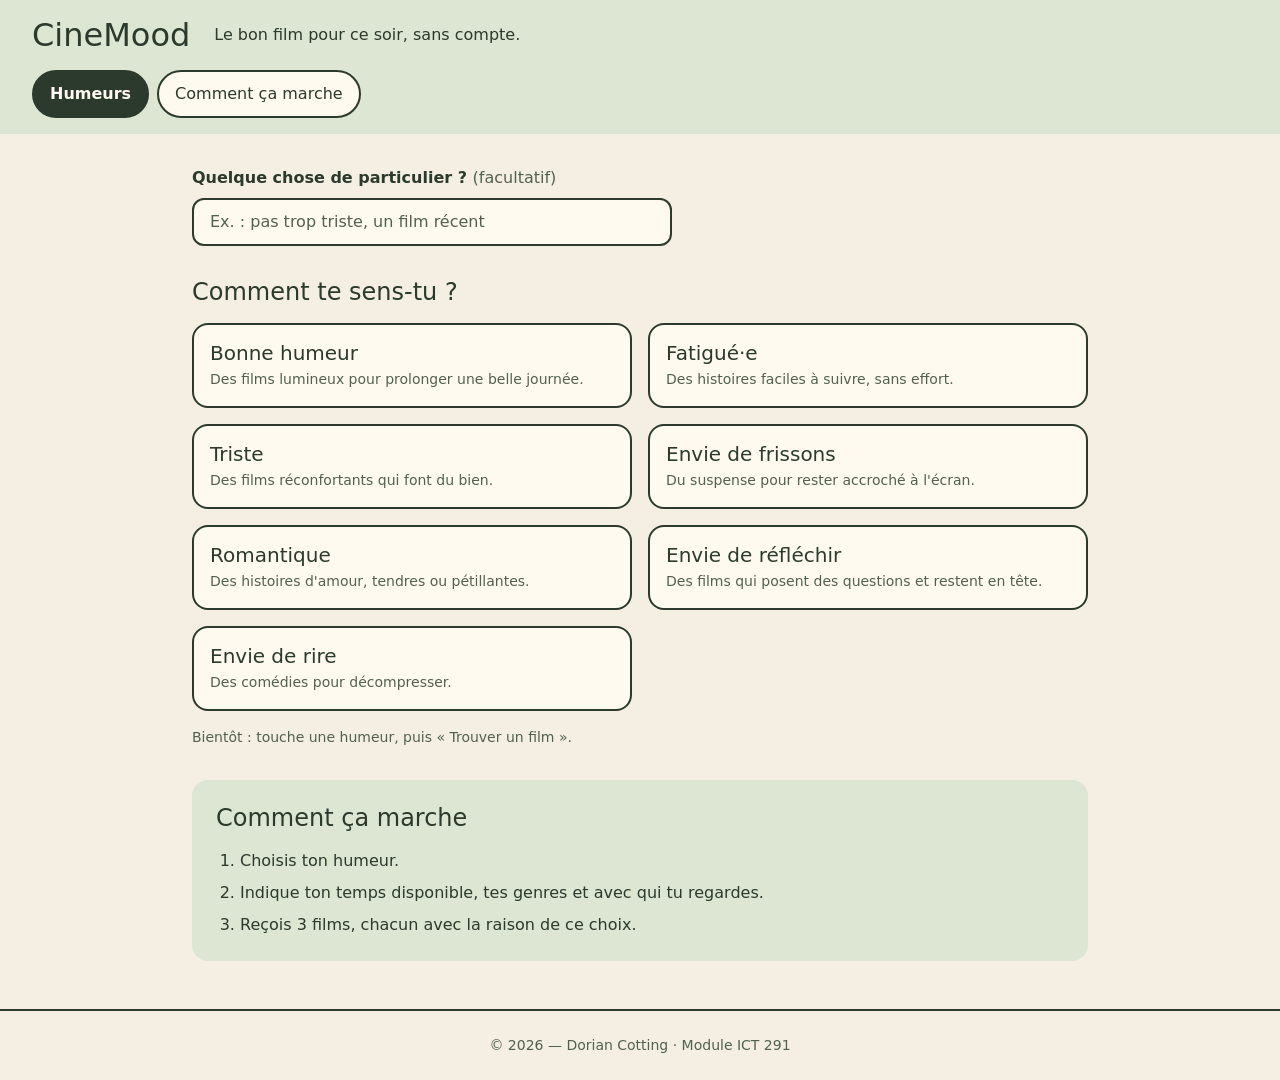
<file: index.html>
<!doctype html>
<html lang="fr">
<head>
  <meta charset="utf-8">
  <meta name="viewport" content="width=device-width, initial-scale=1">
  <title>CineMood — le bon film pour ce soir</title>
  <link rel="stylesheet" href="style.css">
</head>
<body>
  <header class="entete">
    <h1 class="logo">CineMood</h1>
    <p class="slogan">Le bon film pour ce soir, sans compte.</p>
    <nav aria-label="Navigation principale">
      <!-- Les filtres (durée, genres, contexte) viendront en semaine 12 -->
      <ul class="nav-liens">
        <li><a href="#humeurs" aria-current="page">Humeurs</a></li>
        <li><a href="#fonctionnement">Comment ça marche</a></li>
      </ul>
    </nav>
  </header>

  <main class="contenu">
    <form class="demande" action="#humeurs">
      <label for="demande">Quelque chose de particulier ? <span class="facultatif">(facultatif)</span></label>
      <input id="demande" name="demande" type="text" placeholder="Ex. : pas trop triste, un film récent">
    </form>

    <section id="humeurs" aria-labelledby="titre-humeurs">
      <h2 id="titre-humeurs">Comment te sens-tu ?</h2>
      <div class="cartes-grille">
        <article class="carte">
          <h3>Bonne humeur</h3>
          <p class="carte-texte">Des films lumineux pour prolonger une belle journée.</p>
        </article>
        <article class="carte">
          <h3>Fatigué·e</h3>
          <p class="carte-texte">Des histoires faciles à suivre, sans effort.</p>
        </article>
        <article class="carte">
          <h3>Triste</h3>
          <p class="carte-texte">Des films réconfortants qui font du bien.</p>
        </article>
        <article class="carte">
          <h3>Envie de frissons</h3>
          <p class="carte-texte">Du suspense pour rester accroché à l'écran.</p>
        </article>
        <article class="carte">
          <h3>Romantique</h3>
          <p class="carte-texte">Des histoires d'amour, tendres ou pétillantes.</p>
        </article>
        <article class="carte">
          <h3>Envie de réfléchir</h3>
          <p class="carte-texte">Des films qui posent des questions et restent en tête.</p>
        </article>
        <article class="carte">
          <h3>Envie de rire</h3>
          <p class="carte-texte">Des comédies pour décompresser.</p>
        </article>
      </div>
      <!-- Le choix d'une humeur et le bouton seront branchés en JavaScript à partir de la semaine 11 -->
      <p class="bientot">Bientôt : touche une humeur, puis « Trouver un film ».</p>
    </section>

    <aside id="fonctionnement" class="fonctionnement" aria-labelledby="titre-fonctionnement">
      <h2 id="titre-fonctionnement">Comment ça marche</h2>
      <ol>
        <li>Choisis ton humeur.</li>
        <li>Indique ton temps disponible, tes genres et avec qui tu regardes.</li>
        <li>Reçois 3 films, chacun avec la raison de ce choix.</li>
      </ol>
    </aside>
  </main>

  <footer class="pied">
    <p>© 2026 — Dorian Cotting · Module ICT 291</p>
  </footer>

  <script src="js/app.js"></script>
</body>
</html>
</file>
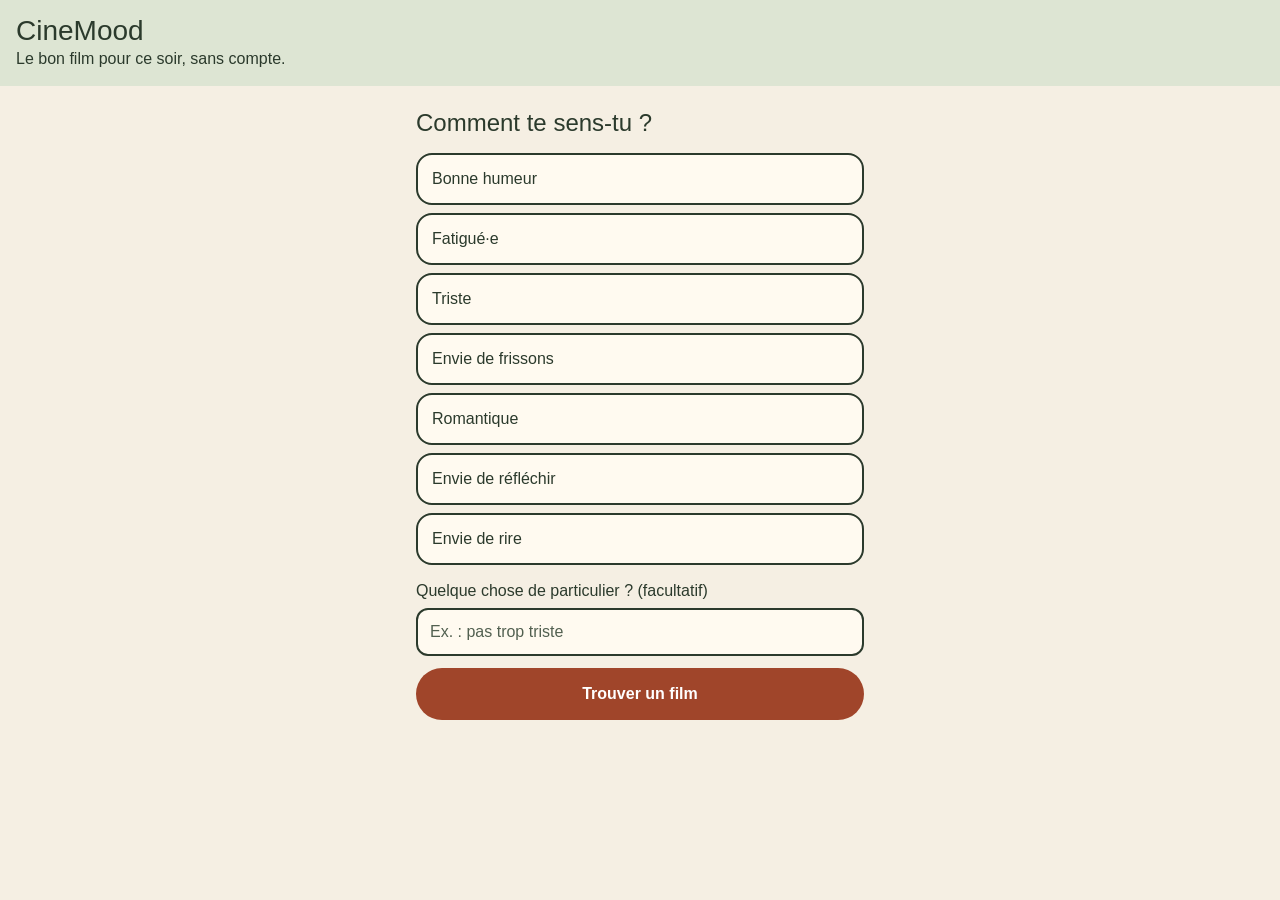
<file: design/maquette/index.html>
<!doctype html>
<html lang="fr">
<head>
<meta charset="utf-8">
<meta name="viewport" content="width=device-width, initial-scale=1">
<title>CineMood — maquette</title>
<link rel="stylesheet" href="style.css">
</head>
<body>
<header class="entete">
  <p class="marque">CineMood</p>
  <p>Le bon film pour ce soir, sans compte.</p>
</header>

<main>
  <section id="ecran-accueil">
    <h1 tabindex="-1">Comment te sens-tu ?</h1>
    <div class="humeurs" id="humeurs"></div>
    <label for="demande">Quelque chose de particulier ? (facultatif)</label>
    <input id="demande" type="text" placeholder="Ex. : pas trop triste">
    <p class="erreur" id="erreur-humeur" role="alert"></p>
    <button class="action" id="trouver" type="button">Trouver un film</button>
  </section>

  <section id="ecran-filtres" hidden>
    <h1 tabindex="-1">Tes choix</h1>
    <p>Humeur : <strong id="rappel-humeur"></strong></p>
    <h2>Temps disponible</h2>
    <div class="puces" id="puces-temps"></div>
    <h2>Genres (1 à 3)</h2>
    <div class="puces" id="puces-genres"></div>
    <h2>Avec qui ?</h2>
    <div class="puces" id="puces-contexte"></div>
    <p class="erreur" id="erreur-genres" role="alert"></p>
    <button class="action" id="voir" type="button">Voir mes 3 films</button>
    <button class="secondaire" id="retour-accueil" type="button">← Changer d'humeur</button>
    <p class="statut" id="statut" role="status"></p>
    <div id="resultats" hidden>
      <h2 tabindex="-1" id="titre-resultats">3 films pour toi</h2>
      <p class="note">Maquette : films d'exemple, sans appel à l'IA.</p>
      <div id="films"></div>
      <button class="secondaire" id="autre" type="button">Autre proposition</button>
    </div>
  </section>

  <section id="ecran-fiche" hidden>
    <button class="secondaire" id="retour-films" type="button">← Retour aux 3 films</button>
    <div class="affiche grande" aria-hidden="true">Affiche</div>
    <h1 tabindex="-1" id="fiche-titre"></h1>
    <p class="infos" id="fiche-infos"></p>
    <h2>Résumé</h2>
    <p id="fiche-resume"></p>
    <h2>Pourquoi ce film</h2>
    <p id="fiche-pourquoi"></p>
    <button class="action" id="jaime" type="button">J'aime</button>
    <div class="deux">
      <button class="secondaire" id="refuser" type="button">Pas pour moi</button>
      <button class="secondaire" id="autre-fiche" type="button">Autre proposition</button>
    </div>
    <p class="confirmation" id="confirmation" role="status"></p>
  </section>
</main>
<script src="app.js"></script>
</body>
</html>
</file>
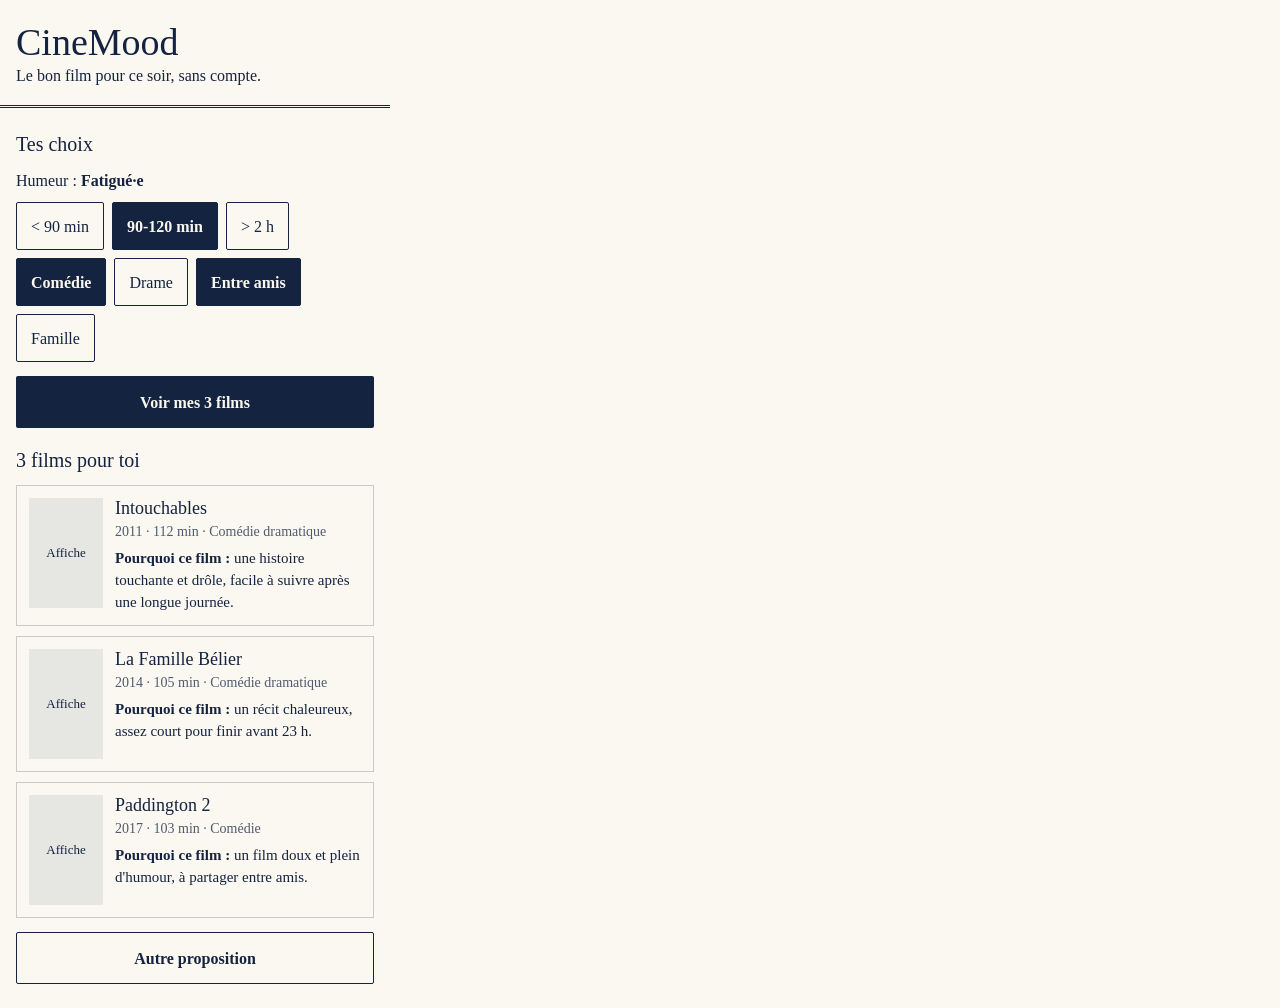
<file: application/Design/propositions/piste-a-editoriale/index.html>
<!doctype html>
<html lang="fr">
<head>
<meta charset="utf-8">
<meta name="viewport" content="width=device-width, initial-scale=1">
<title>CineMood — piste-a-editoriale</title>
<link rel="stylesheet" href="style.css">
<link rel="stylesheet" href="../commun/base.css">
</head>
<body>
<header class="entete">
  <h1>CineMood</h1>
  <p>Le bon film pour ce soir, sans compte.</p>
</header>
<main>
  <section aria-labelledby="titre-filtres">
    <h2 id="titre-filtres">Tes choix</h2>
    <p class="humeur">Humeur : <strong>Fatigué·e</strong></p>
    <div class="puces">
      <button class="puce">&lt; 90 min</button>
      <button class="puce active" aria-pressed="true">90-120 min</button>
      <button class="puce">&gt; 2 h</button>
      <button class="puce active" aria-pressed="true">Comédie</button>
      <button class="puce">Drame</button>
      <button class="puce active" aria-pressed="true">Entre amis</button>
      <button class="puce">Famille</button>
    </div>
    <button class="action">Voir mes 3 films</button>
  </section>
  <section aria-labelledby="titre-films">
    <h2 id="titre-films">3 films pour toi</h2>
    <article class="film">
      <div class="affiche" aria-hidden="true">Affiche</div>
      <div>
        <h3>Intouchables</h3>
        <p class="infos">2011 · 112 min · Comédie dramatique</p>
        <p class="pourquoi"><strong>Pourquoi ce film :</strong> une histoire touchante et drôle, facile à suivre après une longue journée.</p>
      </div>
    </article>
    <article class="film">
      <div class="affiche" aria-hidden="true">Affiche</div>
      <div>
        <h3>La Famille Bélier</h3>
        <p class="infos">2014 · 105 min · Comédie dramatique</p>
        <p class="pourquoi"><strong>Pourquoi ce film :</strong> un récit chaleureux, assez court pour finir avant 23 h.</p>
      </div>
    </article>
    <article class="film">
      <div class="affiche" aria-hidden="true">Affiche</div>
      <div>
        <h3>Paddington 2</h3>
        <p class="infos">2017 · 103 min · Comédie</p>
        <p class="pourquoi"><strong>Pourquoi ce film :</strong> un film doux et plein d'humour, à partager entre amis.</p>
      </div>
    </article>
    <button class="secondaire">Autre proposition</button>
  </section>
</main>
</body>
</html>
</file>
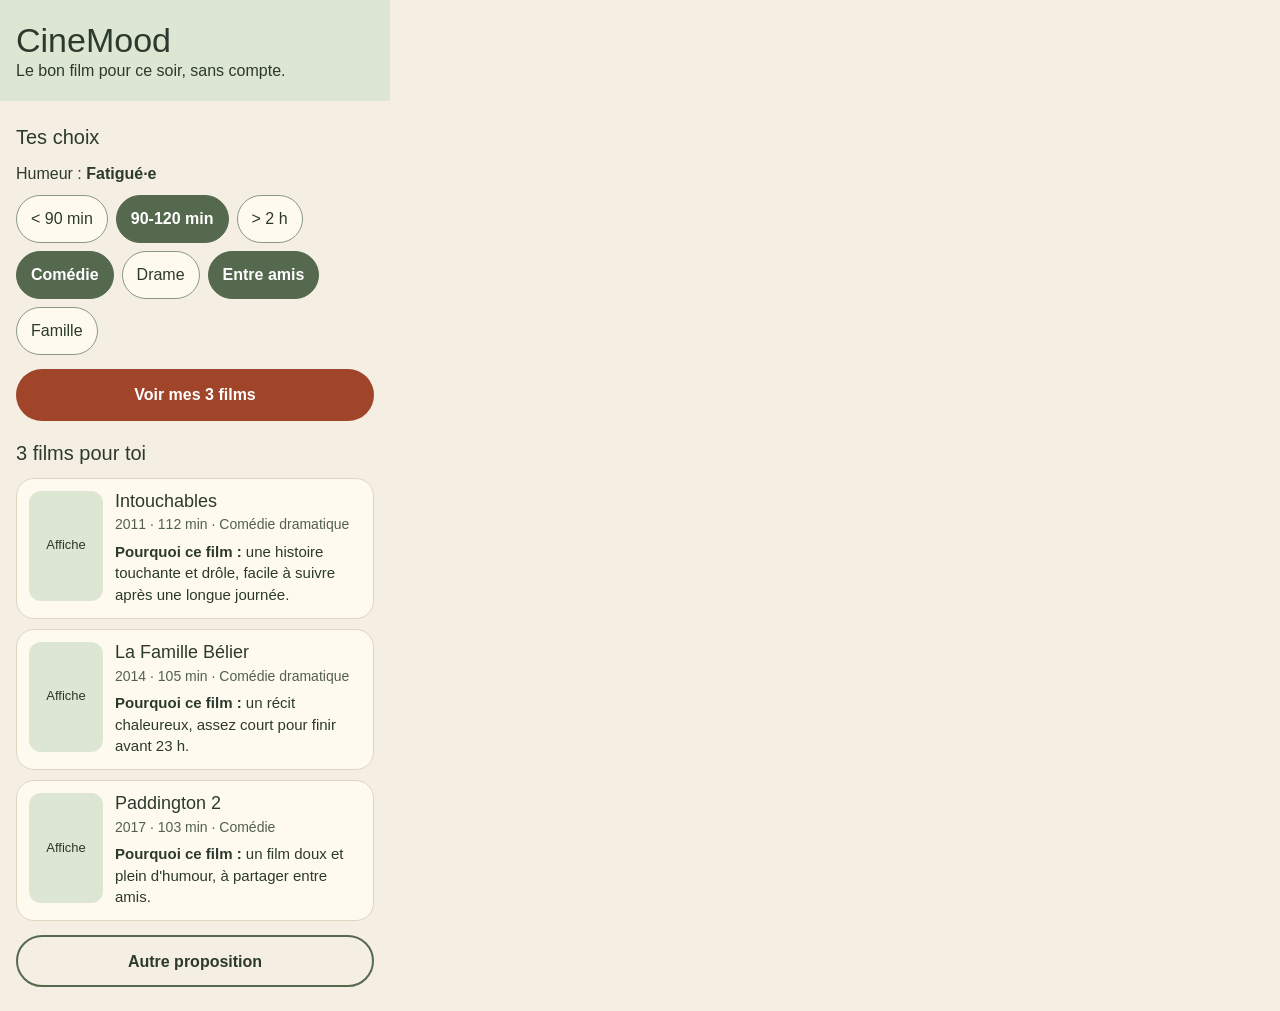
<file: application/Design/propositions/piste-b-chaleureuse/index.html>
<!doctype html>
<html lang="fr">
<head>
<meta charset="utf-8">
<meta name="viewport" content="width=device-width, initial-scale=1">
<title>CineMood — piste-b-chaleureuse</title>
<link rel="stylesheet" href="style.css">
<link rel="stylesheet" href="../commun/base.css">
</head>
<body>
<header class="entete">
  <h1>CineMood</h1>
  <p>Le bon film pour ce soir, sans compte.</p>
</header>
<main>
  <section aria-labelledby="titre-filtres">
    <h2 id="titre-filtres">Tes choix</h2>
    <p class="humeur">Humeur : <strong>Fatigué·e</strong></p>
    <div class="puces">
      <button class="puce">&lt; 90 min</button>
      <button class="puce active" aria-pressed="true">90-120 min</button>
      <button class="puce">&gt; 2 h</button>
      <button class="puce active" aria-pressed="true">Comédie</button>
      <button class="puce">Drame</button>
      <button class="puce active" aria-pressed="true">Entre amis</button>
      <button class="puce">Famille</button>
    </div>
    <button class="action">Voir mes 3 films</button>
  </section>
  <section aria-labelledby="titre-films">
    <h2 id="titre-films">3 films pour toi</h2>
    <article class="film">
      <div class="affiche" aria-hidden="true">Affiche</div>
      <div>
        <h3>Intouchables</h3>
        <p class="infos">2011 · 112 min · Comédie dramatique</p>
        <p class="pourquoi"><strong>Pourquoi ce film :</strong> une histoire touchante et drôle, facile à suivre après une longue journée.</p>
      </div>
    </article>
    <article class="film">
      <div class="affiche" aria-hidden="true">Affiche</div>
      <div>
        <h3>La Famille Bélier</h3>
        <p class="infos">2014 · 105 min · Comédie dramatique</p>
        <p class="pourquoi"><strong>Pourquoi ce film :</strong> un récit chaleureux, assez court pour finir avant 23 h.</p>
      </div>
    </article>
    <article class="film">
      <div class="affiche" aria-hidden="true">Affiche</div>
      <div>
        <h3>Paddington 2</h3>
        <p class="infos">2017 · 103 min · Comédie</p>
        <p class="pourquoi"><strong>Pourquoi ce film :</strong> un film doux et plein d'humour, à partager entre amis.</p>
      </div>
    </article>
    <button class="secondaire">Autre proposition</button>
  </section>
</main>
</body>
</html>
</file>
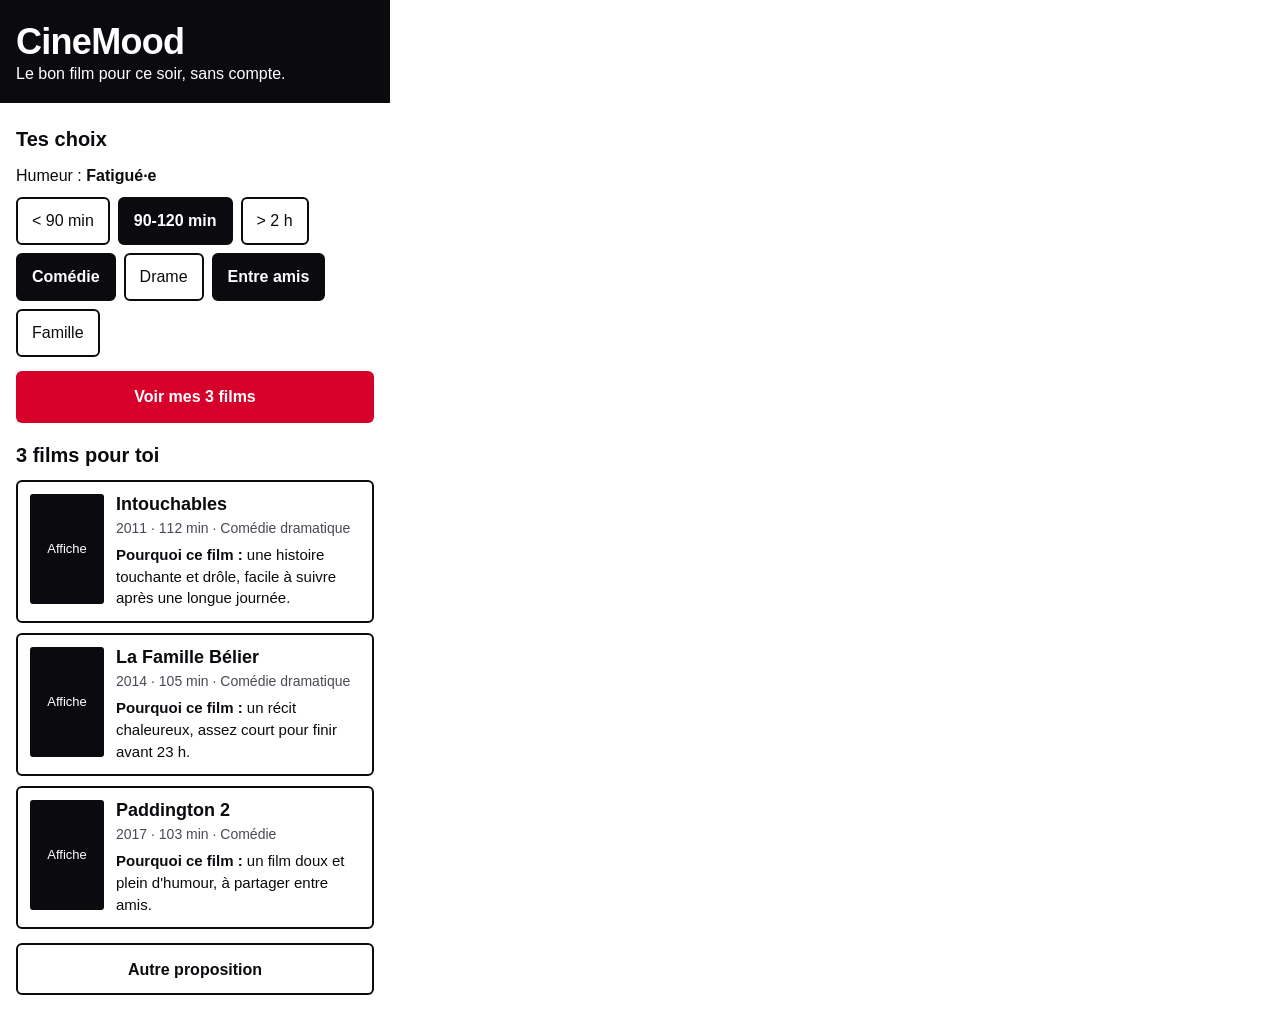
<file: application/Design/propositions/piste-c-moderne/index.html>
<!doctype html>
<html lang="fr">
<head>
<meta charset="utf-8">
<meta name="viewport" content="width=device-width, initial-scale=1">
<title>CineMood — piste-c-moderne</title>
<link rel="stylesheet" href="style.css">
<link rel="stylesheet" href="../commun/base.css">
</head>
<body>
<header class="entete">
  <h1>CineMood</h1>
  <p>Le bon film pour ce soir, sans compte.</p>
</header>
<main>
  <section aria-labelledby="titre-filtres">
    <h2 id="titre-filtres">Tes choix</h2>
    <p class="humeur">Humeur : <strong>Fatigué·e</strong></p>
    <div class="puces">
      <button class="puce">&lt; 90 min</button>
      <button class="puce active" aria-pressed="true">90-120 min</button>
      <button class="puce">&gt; 2 h</button>
      <button class="puce active" aria-pressed="true">Comédie</button>
      <button class="puce">Drame</button>
      <button class="puce active" aria-pressed="true">Entre amis</button>
      <button class="puce">Famille</button>
    </div>
    <button class="action">Voir mes 3 films</button>
  </section>
  <section aria-labelledby="titre-films">
    <h2 id="titre-films">3 films pour toi</h2>
    <article class="film">
      <div class="affiche" aria-hidden="true">Affiche</div>
      <div>
        <h3>Intouchables</h3>
        <p class="infos">2011 · 112 min · Comédie dramatique</p>
        <p class="pourquoi"><strong>Pourquoi ce film :</strong> une histoire touchante et drôle, facile à suivre après une longue journée.</p>
      </div>
    </article>
    <article class="film">
      <div class="affiche" aria-hidden="true">Affiche</div>
      <div>
        <h3>La Famille Bélier</h3>
        <p class="infos">2014 · 105 min · Comédie dramatique</p>
        <p class="pourquoi"><strong>Pourquoi ce film :</strong> un récit chaleureux, assez court pour finir avant 23 h.</p>
      </div>
    </article>
    <article class="film">
      <div class="affiche" aria-hidden="true">Affiche</div>
      <div>
        <h3>Paddington 2</h3>
        <p class="infos">2017 · 103 min · Comédie</p>
        <p class="pourquoi"><strong>Pourquoi ce film :</strong> un film doux et plein d'humour, à partager entre amis.</p>
      </div>
    </article>
    <button class="secondaire">Autre proposition</button>
  </section>
</main>
</body>
</html>
</file>
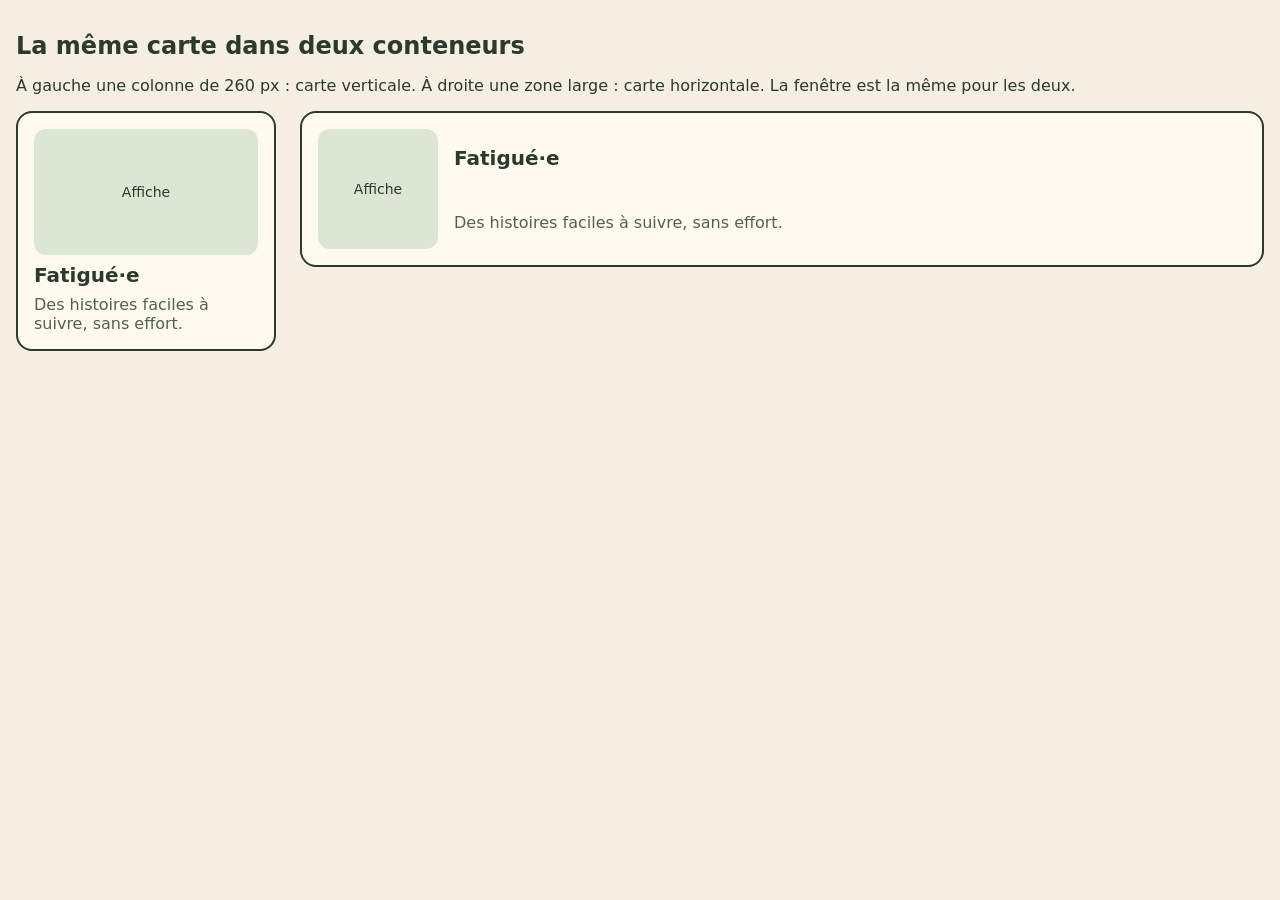
<file: exercices/s09/demo.html>
<!doctype html>
<html lang="fr">
<head>
  <meta charset="utf-8">
  <meta name="viewport" content="width=device-width, initial-scale=1">
  <title>s09-av1 — Container queries</title>
  <link rel="stylesheet" href="container-queries.css">
  <style>
    body { margin: 0; padding: 16px; background: #f5efe3; color: #2b3a2c; font-family: "Avenir Next", system-ui, sans-serif; }
    h1 { font-size: 1.5rem; }
    .demo { display: grid; gap: 24px; }
    .colonne-etroite { max-width: 260px; }
    @media (min-width: 768px) {
      .demo { grid-template-columns: 260px 1fr; align-items: start; }
    }
  </style>
</head>
<body>
  <h1>La même carte dans deux conteneurs</h1>
  <p>À gauche une colonne de 260 px : carte verticale. À droite une zone large : carte horizontale. La fenêtre est la même pour les deux.</p>
  <div class="demo">
    <section class="zone-cartes colonne-etroite" aria-label="Colonne étroite">
      <article class="carte-cq">
        <div class="vignette" aria-hidden="true">Affiche</div>
        <h3>Fatigué·e</h3>
        <p>Des histoires faciles à suivre, sans effort.</p>
      </article>
    </section>
    <section class="zone-cartes" aria-label="Zone large">
      <article class="carte-cq">
        <div class="vignette" aria-hidden="true">Affiche</div>
        <h3>Fatigué·e</h3>
        <p>Des histoires faciles à suivre, sans effort.</p>
      </article>
    </section>
  </div>
</body>
</html>
</file>
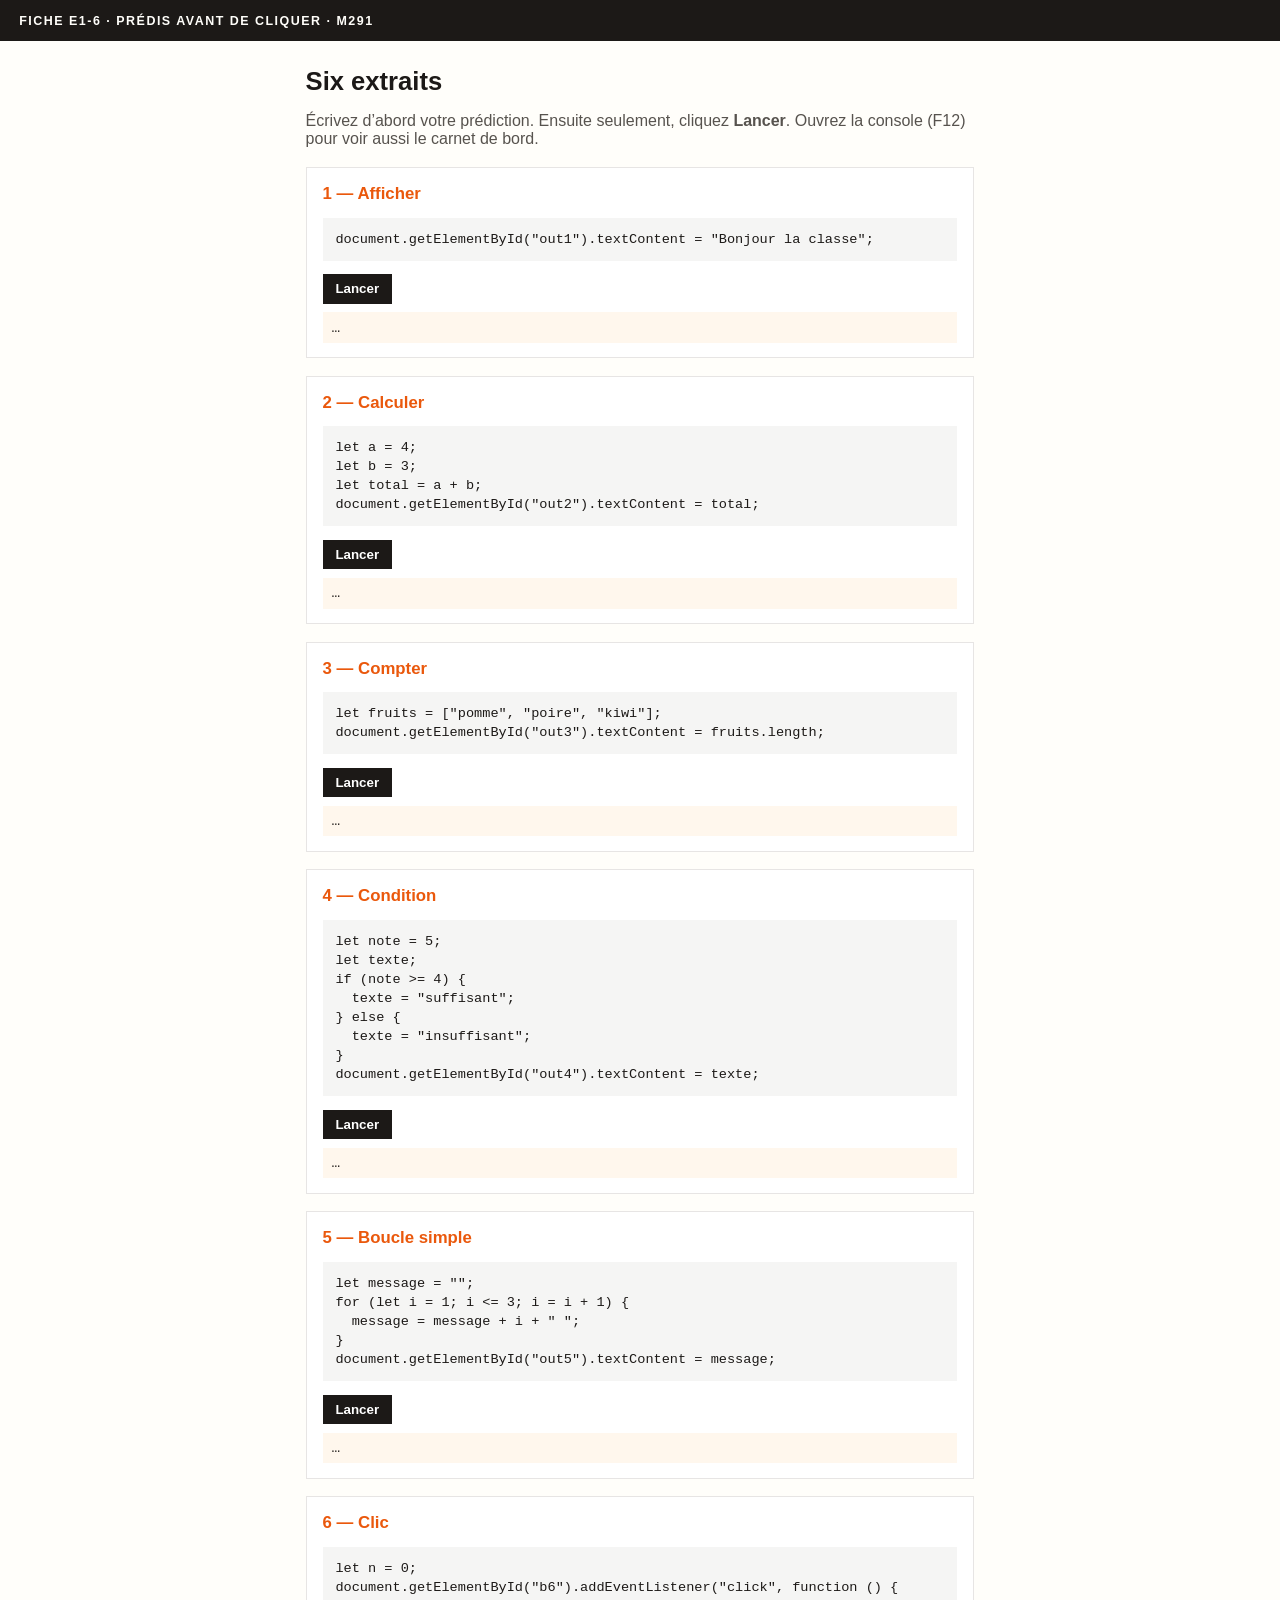
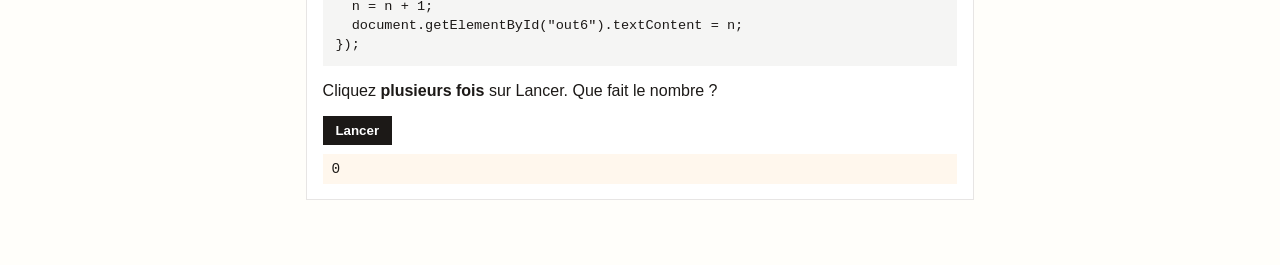
<file: Se4/e1-6-predis-avant-de-cliquer/six-extraits.html>
<!DOCTYPE html>
<html lang="fr">
<head>
  <meta charset="utf-8">
  <meta name="viewport" content="width=device-width, initial-scale=1">
  <title>e1-6 — Prédis avant de cliquer</title>
  <style>
    :root { --ink:#1c1917; --band:#1c1917; --accent:#ea580c; --bg:#fffefa; --paper:#f5f5f4; }
    * { box-sizing: border-box; }
    body { margin:0; font-family: Arial, Helvetica, sans-serif; background:var(--bg); color:var(--ink); }
    header { background:var(--band); color:#fffefa; padding:0.85rem 1.2rem; letter-spacing:.12em; text-transform:uppercase; font-size:.78rem; font-weight:700; }
    main { max-width: 44rem; margin:0 auto; padding:1.4rem 1.1rem 3rem; }
    h1 { font-size:1.6rem; margin:.2rem 0 0.6rem; }
    .lead { color:#57534e; margin-bottom:1.2rem; }
    article { background:#fff; border:1px solid #e7e5e4; margin:0 0 1.1rem; padding:1rem 1rem 0.9rem; }
    article h2 { margin:0 0 .4rem; font-size:1.05rem; color:var(--accent); }
    pre { background:var(--paper); padding:.75rem .8rem; overflow:auto; font-size:.85rem; line-height:1.4; }
    button { background:var(--band); color:#fff; border:0; padding:.45rem .8rem; font-weight:700; cursor:pointer; }
    button:hover { background:var(--accent); }
    .out { min-height:1.4rem; margin:.55rem 0 0; padding:.45rem .55rem; background:#fff7ed; font-family: ui-monospace, monospace; font-size:.9rem; }
  </style>
</head>
<body>
  <header>Fiche e1-6 · Prédis avant de cliquer · M291</header>
  <main>
    <h1>Six extraits</h1>
    <p class="lead">Écrivez d’abord votre prédiction. Ensuite seulement, cliquez <strong>Lancer</strong>. Ouvrez la console (F12) pour voir aussi le carnet de bord.</p>

    <article>
      <h2>1 — Afficher</h2>
      <pre>document.getElementById("out1").textContent = "Bonjour la classe";</pre>
      <button type="button" id="b1">Lancer</button>
      <div class="out" id="out1">…</div>
    </article>

    <article>
      <h2>2 — Calculer</h2>
      <pre>let a = 4;
let b = 3;
let total = a + b;
document.getElementById("out2").textContent = total;</pre>
      <button type="button" id="b2">Lancer</button>
      <div class="out" id="out2">…</div>
    </article>

    <article>
      <h2>3 — Compter</h2>
      <pre>let fruits = ["pomme", "poire", "kiwi"];
document.getElementById("out3").textContent = fruits.length;</pre>
      <button type="button" id="b3">Lancer</button>
      <div class="out" id="out3">…</div>
    </article>

    <article>
      <h2>4 — Condition</h2>
      <pre>let note = 5;
let texte;
if (note >= 4) {
  texte = "suffisant";
} else {
  texte = "insuffisant";
}
document.getElementById("out4").textContent = texte;</pre>
      <button type="button" id="b4">Lancer</button>
      <div class="out" id="out4">…</div>
    </article>

    <article>
      <h2>5 — Boucle simple</h2>
      <pre>let message = "";
for (let i = 1; i <= 3; i = i + 1) {
  message = message + i + " ";
}
document.getElementById("out5").textContent = message;</pre>
      <button type="button" id="b5">Lancer</button>
      <div class="out" id="out5">…</div>
    </article>

    <article>
      <h2>6 — Clic</h2>
      <pre>let n = 0;
document.getElementById("b6").addEventListener("click", function () {
  n = n + 1;
  document.getElementById("out6").textContent = n;
});</pre>
      <p>Cliquez <strong>plusieurs fois</strong> sur Lancer. Que fait le nombre ?</p>
      <button type="button" id="b6">Lancer</button>
      <div class="out" id="out6">0</div>
    </article>
  </main>
  <script>
    document.getElementById("b1").addEventListener("click", function () {
      document.getElementById("out1").textContent = "Bonjour la classe";
      console.log("extrait 1 : texte affiché");
    });
    document.getElementById("b2").addEventListener("click", function () {
      let a = 4;
      let b = 3;
      let total = a + b;
      document.getElementById("out2").textContent = total;
      console.log("extrait 2 :", total);
    });
    document.getElementById("b3").addEventListener("click", function () {
      let fruits = ["pomme", "poire", "kiwi"];
      document.getElementById("out3").textContent = fruits.length;
      console.log("extrait 3 :", fruits.length);
    });
    document.getElementById("b4").addEventListener("click", function () {
      let note = 5;
      let texte;
      if (note >= 4) {
        texte = "suffisant";
      } else {
        texte = "insuffisant";
      }
      document.getElementById("out4").textContent = texte;
      console.log("extrait 4 :", texte);
    });
    document.getElementById("b5").addEventListener("click", function () {
      let message = "";
      for (let i = 1; i <= 3; i = i + 1) {
        message = message + i + " ";
      }
      document.getElementById("out5").textContent = message;
      console.log("extrait 5 :", message);
    });
    let n = 0;
    document.getElementById("b6").addEventListener("click", function () {
      n = n + 1;
      document.getElementById("out6").textContent = n;
      console.log("extrait 6 :", n);
    });
  </script>
</body>
</html>
</file>
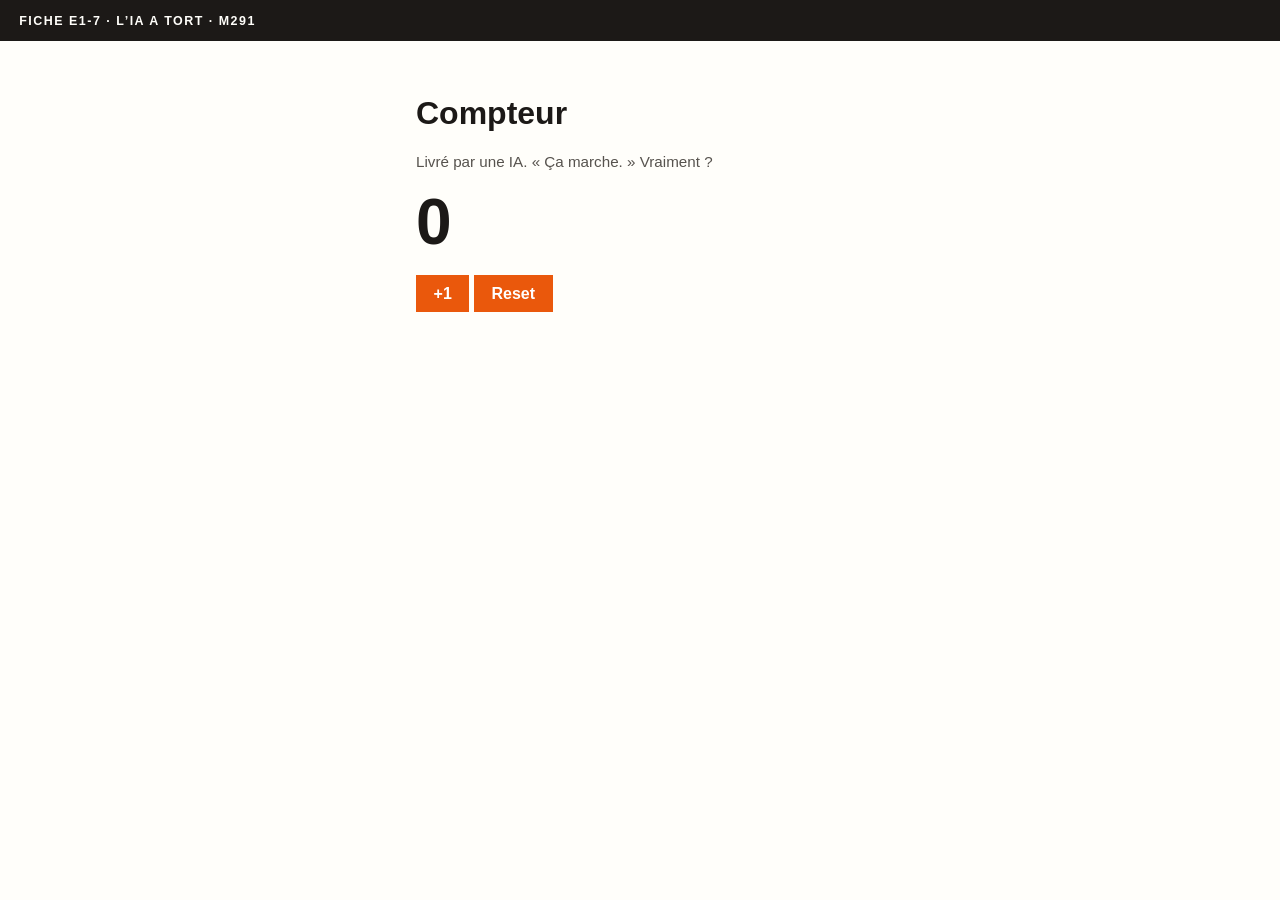
<file: Se4/e1-7-l-ia-a-tort/compteur.html>
<!DOCTYPE html>
<html lang="fr">
<head>
  <meta charset="utf-8">
  <meta name="viewport" content="width=device-width, initial-scale=1">
  <title>Compteur — e1-7 (version livrée par l’IA)</title>
  <style>
    body { font-family: Arial, Helvetica, sans-serif; background:#fffefa; color:#1c1917; margin:0; }
    header { background:#1c1917; color:#fffefa; padding:.85rem 1.2rem; letter-spacing:.12em; text-transform:uppercase; font-size:.78rem; font-weight:700; }
    main { max-width: 28rem; margin:0 auto; padding:2rem 1.1rem; }
    .count { font-size: 4rem; font-weight:700; margin:.4rem 0 1rem; }
    button { background:#ea580c; color:#fff; border:0; padding:.6rem 1.1rem; font-size:1rem; font-weight:700; cursor:pointer; }
    .note { color:#57534e; font-size:.95rem; }
  </style>
</head>
<body>
  <header>Fiche e1-7 · L’IA a tort · M291</header>
  <main>
    <h1>Compteur</h1>
    <p class="note">Livré par une IA. « Ça marche. » Vraiment ?</p>
    <p class="count" id="affiche">0</p>
    <button type="button" id="plus">+1</button>
    <button type="button" id="reset">Reset</button>
  </main>
  <script>
    // Boîte « n » : le vrai compteur, en mémoire.
    let n = 0;

    const bouton = document.getElementById("plus");

    bouton.addEventListener("click", function () {
      n = n + 1;
      document.getElementById("affiche").textContent = n;
      console.log("n vaut maintenant", n);
    });

    document.getElementById("reset").addEventListener("click", function () {
      n = 0;
      document.getElementById("affiche").textContent = n;
      console.log("reset : n vaut maintenant", n);
    });
  </script>
</body>
</html>
</file>
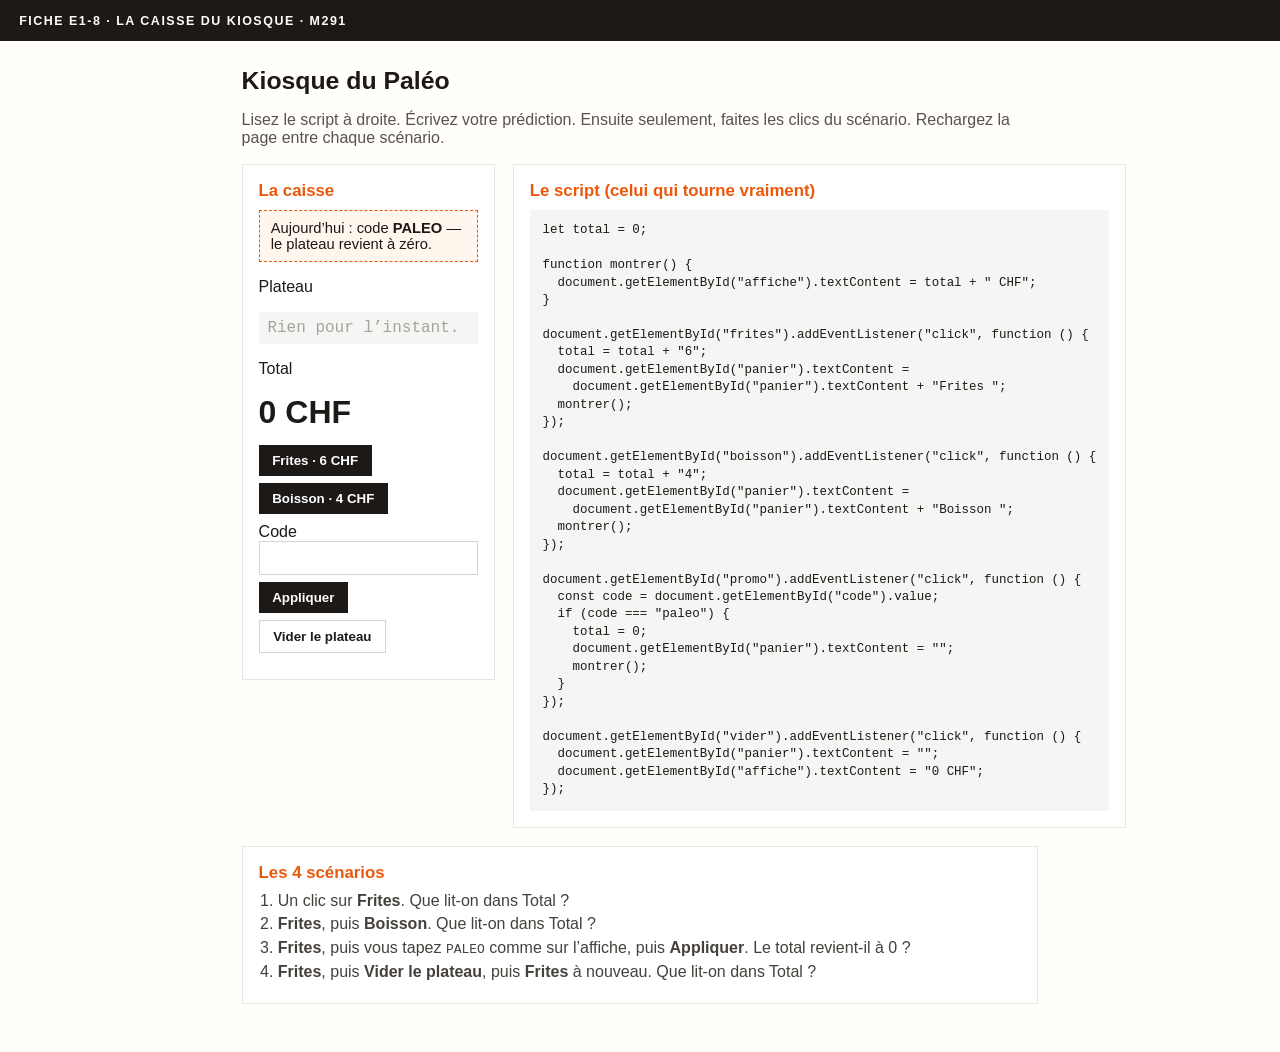
<file: Se4/e1-8-caisse-du-kiosque/caisse.html>
<!DOCTYPE html>
<html lang="fr">
<head>
  <meta charset="utf-8">
  <meta name="viewport" content="width=device-width, initial-scale=1">
  <title>e1-8 — La caisse du kiosque</title>
  <style>
    :root { --ink:#1c1917; --band:#1c1917; --accent:#ea580c; --bg:#fffefa; --paper:#f5f5f4; }
    * { box-sizing: border-box; }
    body { margin:0; font-family: Arial, Helvetica, sans-serif; background:var(--bg); color:var(--ink); }
    header { background:var(--band); color:#fffefa; padding:0.85rem 1.2rem; letter-spacing:.12em; text-transform:uppercase; font-size:.78rem; font-weight:700; }
    main { max-width: 52rem; margin:0 auto; padding:1.4rem 1.1rem 3rem; }
    h1 { font-size:1.55rem; margin:.2rem 0 .45rem; }
    .lead { color:#57534e; margin-bottom:1.1rem; }
    .grid { display:grid; gap:1.1rem; }
    @media (min-width: 720px) { .grid { grid-template-columns: 1fr 1.15fr; align-items:start; } }
    .card { background:#fff; border:1px solid #e7e5e4; padding:1rem 1rem 1.05rem; }
    .card h2 { margin:0 0 .55rem; font-size:1.05rem; color:var(--accent); }
    .affiche-code { background:#fff7ed; border:1px dashed #ea580c; padding:.55rem .7rem; margin:0 0 .8rem; font-size:.92rem; }
    .panier { min-height:1.4rem; margin:.2rem 0 .7rem; padding:.45rem .55rem; background:var(--paper); font-family: ui-monospace, monospace; }
    .panier:empty::before { content:"Rien pour l’instant."; color:#a8a29e; }
    .total { font-size:2rem; font-weight:700; margin:.15rem 0 .85rem; }
    .row { display:flex; flex-wrap:wrap; gap:.45rem; margin-bottom:.55rem; }
    button { background:var(--band); color:#fff; border:0; padding:.5rem .85rem; font-weight:700; cursor:pointer; }
    button:hover { background:var(--accent); }
    button.ghost { background:#fff; color:var(--ink); border:1px solid #d6d3d1; }
    button.ghost:hover { border-color:var(--accent); color:var(--accent); background:#fff; }
    input { font:inherit; padding:.45rem .55rem; border:1px solid #d6d3d1; min-width:8rem; }
    pre { background:var(--paper); padding:.75rem .8rem; overflow:auto; font-size:.78rem; line-height:1.4; margin:0; }
    ol { margin:.3rem 0 0; padding-left:1.2rem; color:#44403c; }
    ol li { margin:0 0 .35rem; }
  </style>
</head>
<body>
  <header>Fiche e1-8 · La caisse du kiosque · M291</header>
  <main>
    <h1>Kiosque du Paléo</h1>
    <p class="lead">Lisez le script à droite. Écrivez votre prédiction. Ensuite seulement, faites les clics du scénario. Rechargez la page entre chaque scénario.</p>

    <div class="grid">
      <section class="card">
        <h2>La caisse</h2>
        <p class="affiche-code">Aujourd’hui : code <strong>PALEO</strong> — le plateau revient à zéro.</p>
        <p>Plateau</p>
        <p class="panier" id="panier"></p>
        <p>Total</p>
        <p class="total" id="affiche">0 CHF</p>
        <div class="row">
          <button type="button" id="frites">Frites · 6 CHF</button>
          <button type="button" id="boisson">Boisson · 4 CHF</button>
        </div>
        <div class="row">
          <label>Code <input id="code" type="text" autocomplete="off" spellcheck="false"></label>
          <button type="button" id="promo">Appliquer</button>
          <button type="button" class="ghost" id="vider">Vider le plateau</button>
        </div>
      </section>

      <section class="card">
        <h2>Le script (celui qui tourne vraiment)</h2>
        <pre>let total = 0;

function montrer() {
  document.getElementById("affiche").textContent = total + " CHF";
}

document.getElementById("frites").addEventListener("click", function () {
  total = total + "6";
  document.getElementById("panier").textContent =
    document.getElementById("panier").textContent + "Frites ";
  montrer();
});

document.getElementById("boisson").addEventListener("click", function () {
  total = total + "4";
  document.getElementById("panier").textContent =
    document.getElementById("panier").textContent + "Boisson ";
  montrer();
});

document.getElementById("promo").addEventListener("click", function () {
  const code = document.getElementById("code").value;
  if (code === "paleo") {
    total = 0;
    document.getElementById("panier").textContent = "";
    montrer();
  }
});

document.getElementById("vider").addEventListener("click", function () {
  document.getElementById("panier").textContent = "";
  document.getElementById("affiche").textContent = "0 CHF";
});</pre>
      </section>
    </div>

    <section class="card" style="margin-top:1.1rem;">
      <h2>Les 4 scénarios</h2>
      <ol>
        <li>Un clic sur <strong>Frites</strong>. Que lit-on dans Total ?</li>
        <li><strong>Frites</strong>, puis <strong>Boisson</strong>. Que lit-on dans Total ?</li>
        <li><strong>Frites</strong>, puis vous tapez <code>PALEO</code> comme sur l’affiche, puis <strong>Appliquer</strong>. Le total revient-il à 0 ?</li>
        <li><strong>Frites</strong>, puis <strong>Vider le plateau</strong>, puis <strong>Frites</strong> à nouveau. Que lit-on dans Total ?</li>
      </ol>
    </section>
  </main>
  <script>
    let total = 0;

    function montrer() {
      document.getElementById("affiche").textContent = total + " CHF";
    }

    document.getElementById("frites").addEventListener("click", function () {
      total = total + "6";
      document.getElementById("panier").textContent =
        document.getElementById("panier").textContent + "Frites ";
      montrer();
      console.log("total :", total);
    });

    document.getElementById("boisson").addEventListener("click", function () {
      total = total + "4";
      document.getElementById("panier").textContent =
        document.getElementById("panier").textContent + "Boisson ";
      montrer();
      console.log("total :", total);
    });

    document.getElementById("promo").addEventListener("click", function () {
      const code = document.getElementById("code").value;
      if (code === "paleo") {
        total = 0;
        document.getElementById("panier").textContent = "";
        montrer();
      }
      console.log("code tapé :", JSON.stringify(code));
    });

    document.getElementById("vider").addEventListener("click", function () {
      document.getElementById("panier").textContent = "";
      document.getElementById("affiche").textContent = "0 CHF";
      console.log("plateau vidé, total en mémoire :", total);
    });
  </script>
</body>
</html>
</file>
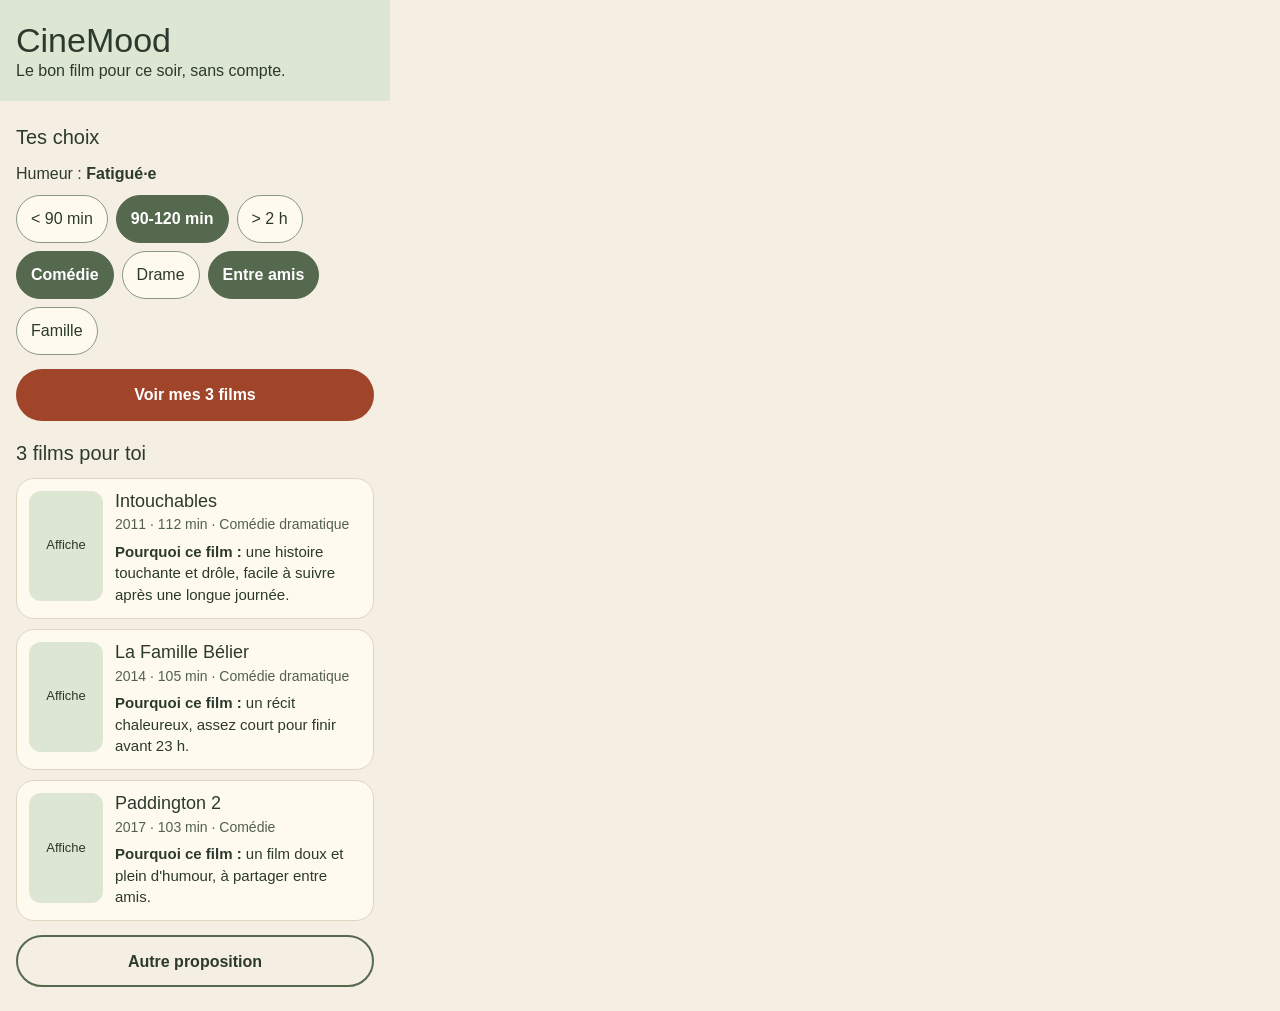
<file: design/propositions/sources/piste-b-chaleureuse.html>
<!doctype html>
<html lang="fr">
<head>
<meta charset="utf-8">
<meta name="viewport" content="width=device-width, initial-scale=1">
<title>CineMood — piste-b-chaleureuse</title>
<link rel="stylesheet" href="piste-b-chaleureuse.css">
<link rel="stylesheet" href="base.css">
</head>
<body>
<header class="entete">
  <h1>CineMood</h1>
  <p>Le bon film pour ce soir, sans compte.</p>
</header>
<main>
  <section aria-labelledby="titre-filtres">
    <h2 id="titre-filtres">Tes choix</h2>
    <p class="humeur">Humeur : <strong>Fatigué·e</strong></p>
    <div class="puces">
      <button class="puce">&lt; 90 min</button>
      <button class="puce active" aria-pressed="true">90-120 min</button>
      <button class="puce">&gt; 2 h</button>
      <button class="puce active" aria-pressed="true">Comédie</button>
      <button class="puce">Drame</button>
      <button class="puce active" aria-pressed="true">Entre amis</button>
      <button class="puce">Famille</button>
    </div>
    <button class="action">Voir mes 3 films</button>
  </section>
  <section aria-labelledby="titre-films">
    <h2 id="titre-films">3 films pour toi</h2>
    <article class="film">
      <div class="affiche" aria-hidden="true">Affiche</div>
      <div>
        <h3>Intouchables</h3>
        <p class="infos">2011 · 112 min · Comédie dramatique</p>
        <p class="pourquoi"><strong>Pourquoi ce film :</strong> une histoire touchante et drôle, facile à suivre après une longue journée.</p>
      </div>
    </article>
    <article class="film">
      <div class="affiche" aria-hidden="true">Affiche</div>
      <div>
        <h3>La Famille Bélier</h3>
        <p class="infos">2014 · 105 min · Comédie dramatique</p>
        <p class="pourquoi"><strong>Pourquoi ce film :</strong> un récit chaleureux, assez court pour finir avant 23 h.</p>
      </div>
    </article>
    <article class="film">
      <div class="affiche" aria-hidden="true">Affiche</div>
      <div>
        <h3>Paddington 2</h3>
        <p class="infos">2017 · 103 min · Comédie</p>
        <p class="pourquoi"><strong>Pourquoi ce film :</strong> un film doux et plein d'humour, à partager entre amis.</p>
      </div>
    </article>
    <button class="secondaire">Autre proposition</button>
  </section>
</main>
</body>
</html>
</file>
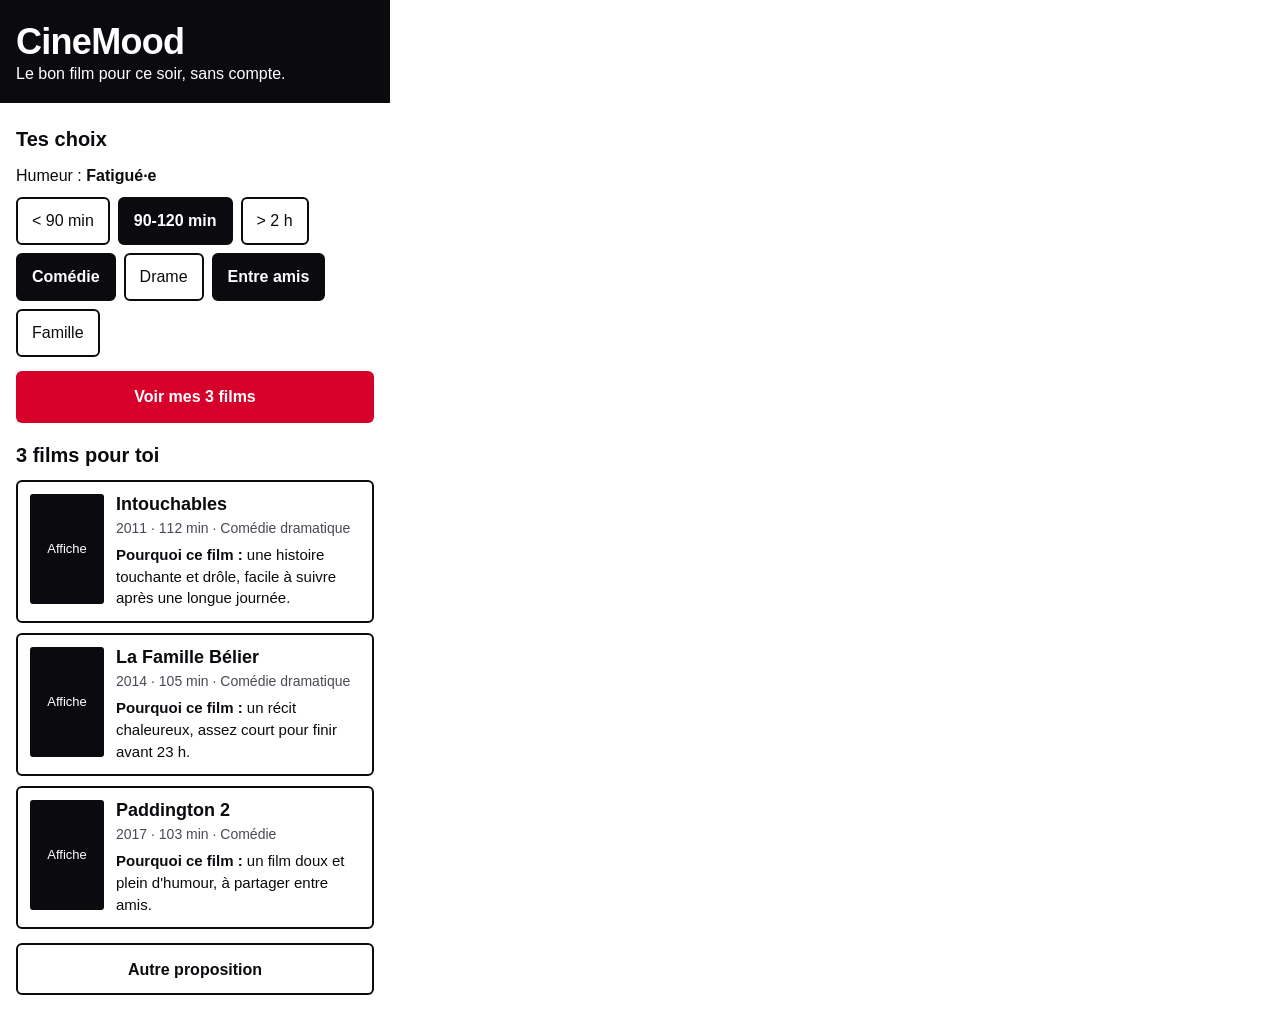
<file: design/propositions/sources/piste-c-moderne.html>
<!doctype html>
<html lang="fr">
<head>
<meta charset="utf-8">
<meta name="viewport" content="width=device-width, initial-scale=1">
<title>CineMood — piste-c-moderne</title>
<link rel="stylesheet" href="piste-c-moderne.css">
<link rel="stylesheet" href="base.css">
</head>
<body>
<header class="entete">
  <h1>CineMood</h1>
  <p>Le bon film pour ce soir, sans compte.</p>
</header>
<main>
  <section aria-labelledby="titre-filtres">
    <h2 id="titre-filtres">Tes choix</h2>
    <p class="humeur">Humeur : <strong>Fatigué·e</strong></p>
    <div class="puces">
      <button class="puce">&lt; 90 min</button>
      <button class="puce active" aria-pressed="true">90-120 min</button>
      <button class="puce">&gt; 2 h</button>
      <button class="puce active" aria-pressed="true">Comédie</button>
      <button class="puce">Drame</button>
      <button class="puce active" aria-pressed="true">Entre amis</button>
      <button class="puce">Famille</button>
    </div>
    <button class="action">Voir mes 3 films</button>
  </section>
  <section aria-labelledby="titre-films">
    <h2 id="titre-films">3 films pour toi</h2>
    <article class="film">
      <div class="affiche" aria-hidden="true">Affiche</div>
      <div>
        <h3>Intouchables</h3>
        <p class="infos">2011 · 112 min · Comédie dramatique</p>
        <p class="pourquoi"><strong>Pourquoi ce film :</strong> une histoire touchante et drôle, facile à suivre après une longue journée.</p>
      </div>
    </article>
    <article class="film">
      <div class="affiche" aria-hidden="true">Affiche</div>
      <div>
        <h3>La Famille Bélier</h3>
        <p class="infos">2014 · 105 min · Comédie dramatique</p>
        <p class="pourquoi"><strong>Pourquoi ce film :</strong> un récit chaleureux, assez court pour finir avant 23 h.</p>
      </div>
    </article>
    <article class="film">
      <div class="affiche" aria-hidden="true">Affiche</div>
      <div>
        <h3>Paddington 2</h3>
        <p class="infos">2017 · 103 min · Comédie</p>
        <p class="pourquoi"><strong>Pourquoi ce film :</strong> un film doux et plein d'humour, à partager entre amis.</p>
      </div>
    </article>
    <button class="secondaire">Autre proposition</button>
  </section>
</main>
</body>
</html>
</file>
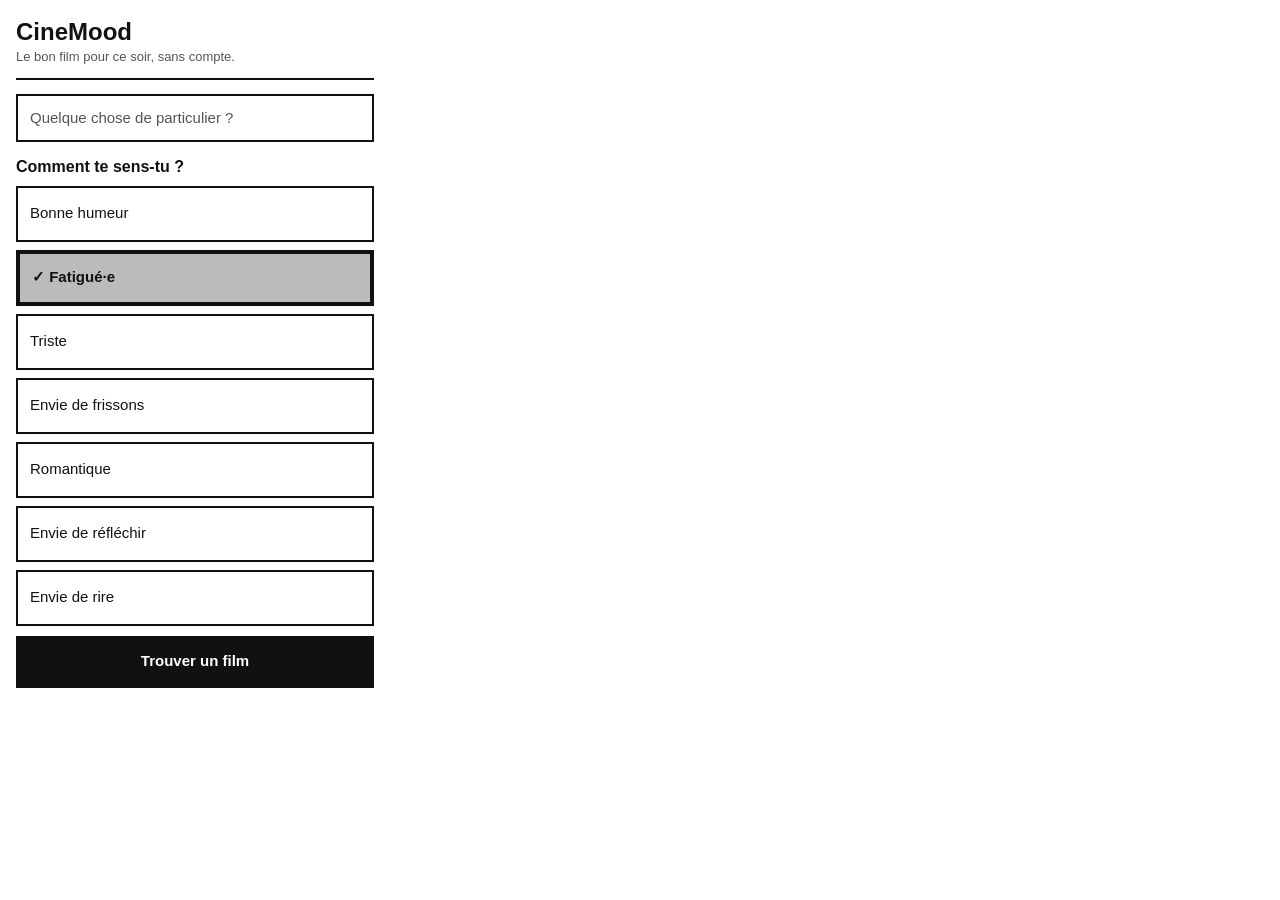
<file: design/wireframes/sources/01-accueil-mobile.html>
<!doctype html>
<html lang="fr">
<head>
<meta charset="utf-8">
<title>Wireframe 01 — Accueil</title>
<link rel="stylesheet" href="wireframes.css">
</head>
<body>
<header>
  <h1>CineMood</h1>
  <p class="petit">Le bon film pour ce soir, sans compte.</p>
</header>
<main>
  <div class="champ">Quelque chose de particulier ?</div>
  <h2>Comment te sens-tu ?</h2>
  <div class="carte">Bonne humeur</div>
  <div class="carte active">✓ Fatigué·e</div>
  <div class="carte">Triste</div>
  <div class="carte">Envie de frissons</div>
  <div class="carte">Romantique</div>
  <div class="carte">Envie de réfléchir</div>
  <div class="carte">Envie de rire</div>
  <div class="bouton">Trouver un film</div>
</main>
</body>
</html>
</file>
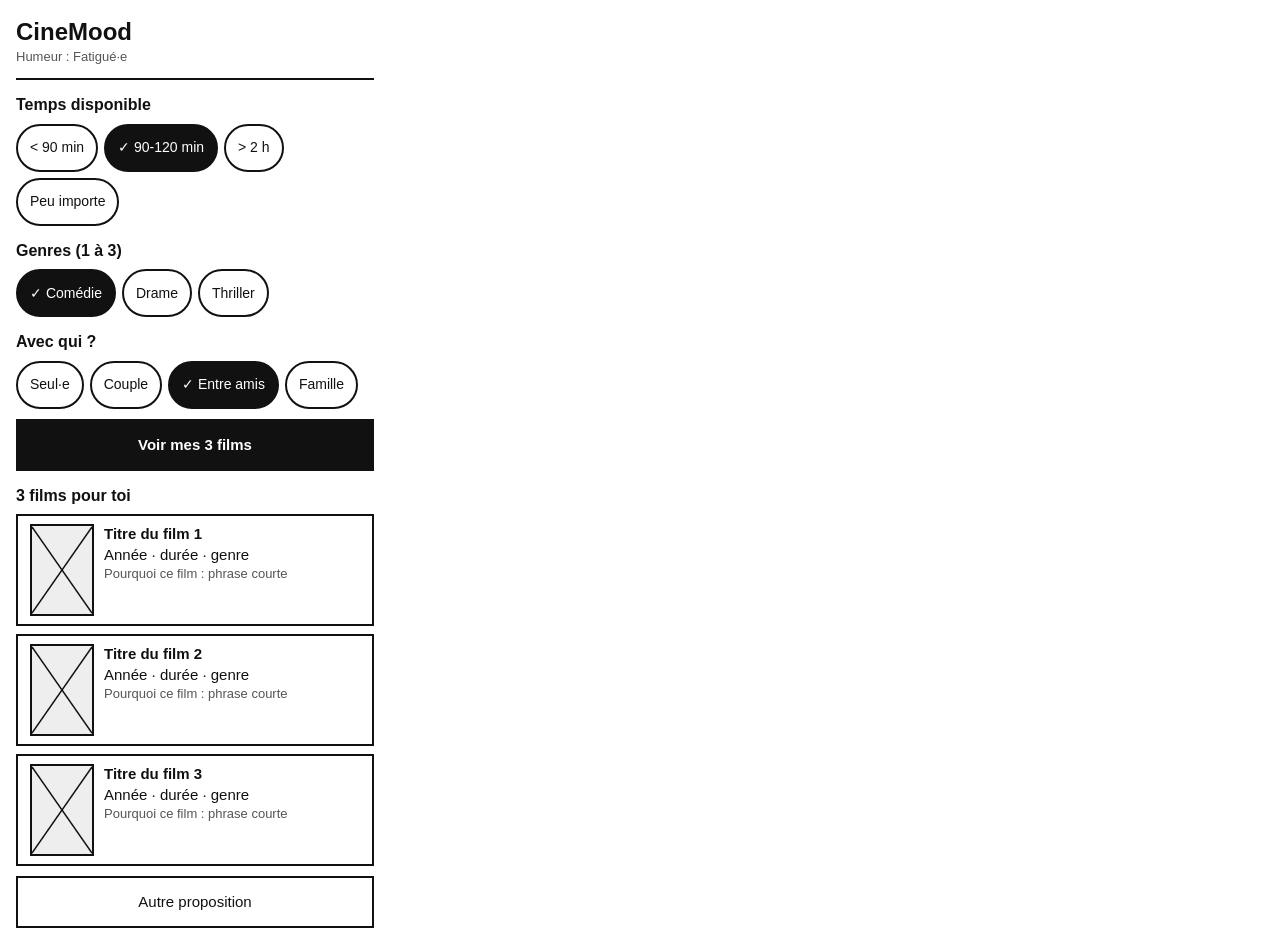
<file: design/wireframes/sources/02-recherche-filtre.html>
<!doctype html>
<html lang="fr">
<head>
<meta charset="utf-8">
<title>Wireframe 02 — Filtres et résultats</title>
<link rel="stylesheet" href="wireframes.css">
</head>
<body>
<header>
  <h1>CineMood</h1>
  <p class="petit">Humeur : Fatigué·e</p>
</header>
<main>
  <h2>Temps disponible</h2>
  <div class="puces">
    <span class="puce">&lt; 90 min</span>
    <span class="puce active">✓ 90-120 min</span>
    <span class="puce">&gt; 2 h</span>
    <span class="puce">Peu importe</span>
  </div>
  <h2>Genres (1 à 3)</h2>
  <div class="puces">
    <span class="puce active">✓ Comédie</span>
    <span class="puce">Drame</span>
    <span class="puce">Thriller</span>
  </div>
  <h2>Avec qui ?</h2>
  <div class="puces">
    <span class="puce">Seul·e</span>
    <span class="puce">Couple</span>
    <span class="puce active">✓ Entre amis</span>
    <span class="puce">Famille</span>
  </div>
  <div class="bouton">Voir mes 3 films</div>
  <h2>3 films pour toi</h2>
  <div class="carte film">
    <svg class="image" width="64" height="92" viewBox="0 0 64 92"><line x1="0" y1="0" x2="64" y2="92"/><line x1="64" y1="0" x2="0" y2="92"/></svg>
    <div class="texte"><b>Titre du film 1</b><span class="petit">Année · durée · genre</span><p class="petit">Pourquoi ce film : phrase courte</p></div>
  </div>
  <div class="carte film">
    <svg class="image" width="64" height="92" viewBox="0 0 64 92"><line x1="0" y1="0" x2="64" y2="92"/><line x1="64" y1="0" x2="0" y2="92"/></svg>
    <div class="texte"><b>Titre du film 2</b><span class="petit">Année · durée · genre</span><p class="petit">Pourquoi ce film : phrase courte</p></div>
  </div>
  <div class="carte film">
    <svg class="image" width="64" height="92" viewBox="0 0 64 92"><line x1="0" y1="0" x2="64" y2="92"/><line x1="64" y1="0" x2="0" y2="92"/></svg>
    <div class="texte"><b>Titre du film 3</b><span class="petit">Année · durée · genre</span><p class="petit">Pourquoi ce film : phrase courte</p></div>
  </div>
  <div class="bouton second">Autre proposition</div>
</main>
</body>
</html>
</file>
<file: style.css>
/* Design tokens — CineMood, direction B (chaleureuse) avec les contours de la C */
:root {
  /* Palette 60-30-10 : crème 60 %, sauge 30 %, terracotta 10 % */
  --color-bg: #f5efe3;
  --color-surface: #fffaf0;
  --color-secondary: #dde5d3;
  --color-text: #2b3a2c;
  --color-text-muted: #526050;
  --color-primary: #a0452a;
  --color-primary-hover: #86381f;
  --color-on-primary: #ffffff;
  --color-border: #2b3a2c;

  /* Typographie */
  --font-sans: "Avenir Next", "Trebuchet MS", system-ui, sans-serif;
  --font-titre: "Arial Rounded MT Bold", "Avenir Next", system-ui, sans-serif;
  --text-sm: 0.875rem;  /* 14 px */
  --text-base: 1rem;    /* 16 px */
  --text-lg: 1.25rem;   /* 20 px */
  --text-xl: 1.5rem;    /* 24 px */
  --text-2xl: 2rem;     /* 32 px */

  /* Espacements sur une base de 8 px */
  --space-1: 4px;
  --space-2: 8px;
  --space-3: 16px;
  --space-4: 24px;
  --space-5: 32px;
  --space-6: 48px;

  --radius-card: 16px;
  --radius-champ: 12px;
  --bordure: 2px solid var(--color-border);
  --contenu-max: 960px;
}

* {
  box-sizing: border-box;
}

body {
  margin: 0;
  background-color: var(--color-bg);
  color: var(--color-text);
  font-family: var(--font-sans);
  font-size: var(--text-base);
  line-height: 1.5;
}

h1, h2, h3 {
  margin: 0;
  font-family: var(--font-titre);
  font-weight: 400;
  line-height: 1.2;
}

p, ol, ul {
  margin: 0;
}

:focus-visible {
  outline: 3px solid var(--color-text);
  outline-offset: 3px;
}

/* En-tête */
.entete {
  padding: var(--space-3);
  background-color: var(--color-secondary);
}

.logo {
  font-size: var(--text-2xl);
}

.slogan {
  margin-top: var(--space-1);
}

.nav-liens {
  display: flex;
  flex-wrap: wrap;
  gap: var(--space-2);
  margin-top: var(--space-3);
  padding: 0;
  list-style: none;
}

.nav-liens a {
  display: inline-flex;
  align-items: center;
  min-height: 48px;
  padding: 0 var(--space-3);
  border: var(--bordure);
  border-radius: 24px;
  background-color: var(--color-surface);
  color: var(--color-text);
  text-decoration: none;
}

.nav-liens a[aria-current="page"] {
  background-color: var(--color-text);
  color: var(--color-surface);
  font-weight: 700;
}

/* Contenu */
.contenu {
  max-width: var(--contenu-max);
  margin: 0 auto;
  padding: var(--space-4) var(--space-3) var(--space-6);
}

.demande label {
  display: block;
  margin-bottom: var(--space-2);
  font-weight: 700;
}

.facultatif {
  color: var(--color-text-muted);
  font-weight: 400;
}

.demande input {
  width: 100%;
  min-height: 48px;
  padding: 0 var(--space-3);
  border: var(--bordure);
  border-radius: var(--radius-champ);
  background-color: var(--color-surface);
  color: var(--color-text);
  font: inherit;
}

.demande input::placeholder {
  color: var(--color-text-muted);
  opacity: 1;
}

#humeurs h2,
.fonctionnement h2 {
  margin: var(--space-5) 0 var(--space-3);
  font-size: var(--text-xl);
}

/* Grille de cartes Mobile First */
.cartes-grille {
  display: grid;
  grid-template-columns: 1fr;
  gap: var(--space-3);
}

.carte {
  padding: var(--space-3);
  border: var(--bordure);
  border-radius: var(--radius-card);
  background-color: var(--color-surface);
}

.carte h3 {
  font-size: var(--text-lg);
}

.carte-texte {
  margin-top: var(--space-1);
  color: var(--color-text-muted);
  font-size: var(--text-sm);
}

.bientot {
  margin-top: var(--space-3);
  color: var(--color-text-muted);
  font-size: var(--text-sm);
}

/* Encadré « Comment ça marche » */
.fonctionnement {
  margin-top: var(--space-5);
  padding: var(--space-3) var(--space-4) var(--space-4);
  border-radius: var(--radius-card);
  background-color: var(--color-secondary);
}

.fonctionnement h2 {
  margin-top: var(--space-2);
}

.fonctionnement ol {
  display: grid;
  gap: var(--space-2);
  padding-left: var(--space-4);
}

/* Pied de page */
.pied {
  padding: var(--space-4) var(--space-3);
  border-top: var(--bordure);
  color: var(--color-text-muted);
  font-size: var(--text-sm);
  text-align: center;
}

/* Bureau : 2 colonnes dès 768 px */
@media (min-width: 768px) {
  .entete {
    display: grid;
    grid-template-columns: auto 1fr;
    align-items: center;
    column-gap: var(--space-4);
    padding: var(--space-3) var(--space-5);
  }

  .slogan {
    margin-top: 0;
  }

  .entete nav {
    grid-column: 1 / -1;
  }

  .contenu {
    padding: var(--space-5) var(--space-5) var(--space-6);
  }

  .demande input {
    max-width: 480px;
  }

  .cartes-grille {
    grid-template-columns: repeat(2, 1fr);
  }
}
</file>
<file: design/maquette/style.css>
:root {
  --fond: #f5efe3;
  --carte: #fffaf0;
  --entete: #dde5d3;
  --texte: #2b3a2c;
  --secondaire: #526050;
  --actif: #55694f;
  --action: #a0452a;
  --sur-couleur: #ffffff;
  --erreur: #9b1c1c;
  --contour: 2px solid var(--texte);
}
* { box-sizing: border-box; margin: 0; }
html, body { background: var(--fond); }
body { color: var(--texte); font: 16px/1.45 "Avenir Next", "Trebuchet MS", sans-serif; }
.entete { padding: 16px; background: var(--entete); }
.marque { font: 28px/1.1 "Arial Rounded MT Bold", "Avenir Next", sans-serif; }
main { max-width: 480px; margin: 0 auto; padding: 8px 16px 32px; }
h1, h2 { font-family: "Arial Rounded MT Bold", "Avenir Next", sans-serif; font-weight: 400; }
h1 { margin: 12px 0; font-size: 24px; }
h2 { margin: 18px 0 8px; font-size: 19px; }
h3 { font-size: 18px; line-height: 1.2; }
h1:focus, h2:focus { outline: none; }
button { font: inherit; color: var(--texte); cursor: pointer; }
:focus-visible { outline: 3px solid var(--texte); outline-offset: 3px; }

.humeurs { display: grid; gap: 8px; margin-bottom: 14px; }
.humeur, .puce, .secondaire, input { background: var(--carte); border: var(--contour); }
.humeur { min-height: 52px; padding: 0 14px; border-radius: 16px; text-align: left; }
.puces { display: flex; flex-wrap: wrap; gap: 8px; }
.puce { min-height: 48px; padding: 0 14px; border-radius: 24px; }
[aria-pressed="true"] { color: var(--sur-couleur); background: var(--actif); border-color: var(--actif); font-weight: 700; }
[aria-pressed="true"]::before { content: "✓ "; }

label { display: block; margin-bottom: 6px; }
input { width: 100%; min-height: 48px; padding: 0 12px; border-radius: 12px; font: inherit; color: var(--texte); }
input::placeholder { color: var(--secondaire); opacity: 1; }

.action, .secondaire { display: block; width: 100%; min-height: 52px; margin-top: 12px; border-radius: 26px; font-weight: 700; }
.action { color: var(--sur-couleur); background: var(--action); border: 0; }
.deux { display: grid; grid-template-columns: 1fr 1fr; gap: 8px; }

.film { display: flex; gap: 12px; padding: 12px; margin-bottom: 10px; background: var(--carte); border: var(--contour); border-radius: 18px; }
.film .ouvrir { display: block; width: 100%; min-height: 48px; margin-top: 8px; background: transparent; border: var(--contour); border-radius: 24px; font-weight: 700; }
.affiche { display: grid; place-items: center; flex: none; width: 74px; height: 110px; background: var(--entete); border-radius: 12px; font-size: 13px; }
.affiche.grande { width: 100%; height: 200px; margin-top: 12px; }
.infos, .note { color: var(--secondaire); font-size: 14px; }
.infos { margin: 2px 0 6px; }
.note { margin-bottom: 10px; }
.erreur { margin-top: 10px; color: var(--erreur); font-weight: 700; }
.statut { margin-top: 12px; font-weight: 700; }
.confirmation:not(:empty) { padding: 12px; margin-top: 14px; background: var(--entete); border: var(--contour); border-radius: 12px; font-weight: 700; }
</file>
<file: application/Design/propositions/piste-a-editoriale/style.css>
:root {
  --fond: #fbf8f1; --texte: #14233f; --secondaire-texte: #4f5b6e;
  --police-texte: Georgia, "Times New Roman", serif; --police-titre: Georgia, "Times New Roman", serif;
  --h1: 38px; --graisse-titre: 400; --espacement-titre: 0;
  --entete-fond: transparent; --entete-texte: #14233f; --entete-bord: 3px double #14233f;
  --puce-fond: transparent; --puce-bord: 1px solid #14233f; --rayon-puce: 2px;
  --actif-fond: #14233f; --actif-texte: #fbf8f1;
  --action-fond: #14233f; --action-texte: #fbf8f1; --secondaire-bord: 1px solid #14233f; --rayon-bouton: 2px;
  --carte-fond: transparent; --carte-bord: 1px solid #c9c9c5; --rayon-carte: 0;
  --affiche-fond: #e6e6e3; --affiche-texte: #14233f; --rayon-affiche: 0;
}
</file>
<file: application/Design/propositions/commun/base.css>
* { box-sizing: border-box; margin: 0; }
html, body { background: var(--fond); }
body { width: 390px; color: var(--texte); font-family: var(--police-texte); font-size: 16px; line-height: 1.45; }
.entete { padding: 22px 16px 18px; background: var(--entete-fond); color: var(--entete-texte); border-bottom: var(--entete-bord); }
h1 { font-family: var(--police-titre); font-size: var(--h1); font-weight: var(--graisse-titre); line-height: 1.1; letter-spacing: var(--espacement-titre); }
main { padding: 4px 16px 24px; }
h2 { margin: 18px 0 10px; font-family: var(--police-titre); font-size: 20px; font-weight: var(--graisse-titre); }
h3 { font-family: var(--police-titre); font-size: 18px; font-weight: var(--graisse-titre); line-height: 1.2; }
.humeur { margin-bottom: 10px; }
.puces { display: flex; flex-wrap: wrap; gap: 8px; }
button { font: inherit; cursor: pointer; }
.puce { min-height: 48px; padding: 0 14px; color: var(--texte); background: var(--puce-fond); border: var(--puce-bord); border-radius: var(--rayon-puce); }
.puce.active { color: var(--actif-texte); background: var(--actif-fond); border-color: var(--actif-fond); font-weight: 700; }
.action, .secondaire { display: block; width: 100%; min-height: 52px; margin-top: 14px; border-radius: var(--rayon-bouton); font-weight: 700; }
.action { color: var(--action-texte); background: var(--action-fond); border: 0; }
.secondaire { color: var(--texte); background: transparent; border: var(--secondaire-bord); }
.film { display: flex; gap: 12px; padding: 12px; margin-bottom: 10px; background: var(--carte-fond); border: var(--carte-bord); border-radius: var(--rayon-carte); }
.affiche { display: grid; place-items: center; flex: none; width: 74px; height: 110px; color: var(--affiche-texte); background: var(--affiche-fond); border-radius: var(--rayon-affiche); font-size: 13px; }
.infos { margin: 2px 0 6px; color: var(--secondaire-texte); font-size: 14px; }
.pourquoi { font-size: 15px; }
</file>
<file: application/Design/propositions/piste-b-chaleureuse/style.css>
:root {
  --fond: #f5efe3; --texte: #2b3a2c; --secondaire-texte: #526050;
  --police-texte: "Avenir Next", "Trebuchet MS", sans-serif; --police-titre: "Arial Rounded MT Bold", "Avenir Next", sans-serif;
  --h1: 34px; --graisse-titre: 400; --espacement-titre: 0;
  --entete-fond: #dde5d3; --entete-texte: #2b3a2c; --entete-bord: 0;
  --puce-fond: #fffaf0; --puce-bord: 1px solid #8a9a82; --rayon-puce: 24px;
  --actif-fond: #55694f; --actif-texte: #ffffff;
  --action-fond: #a0452a; --action-texte: #ffffff; --secondaire-bord: 2px solid #55694f; --rayon-bouton: 26px;
  --carte-fond: #fffaf0; --carte-bord: 1px solid #dfd5c1; --rayon-carte: 18px;
  --affiche-fond: #dde5d3; --affiche-texte: #2b3a2c; --rayon-affiche: 12px;
}
</file>
<file: application/Design/propositions/piste-c-moderne/style.css>
:root {
  --fond: #ffffff; --texte: #0b0b0f; --secondaire-texte: #4a4a55;
  --police-texte: "Helvetica Neue", Arial, sans-serif; --police-titre: "Helvetica Neue", Arial, sans-serif;
  --h1: 36px; --graisse-titre: 800; --espacement-titre: -0.02em;
  --entete-fond: #0b0b0f; --entete-texte: #ffffff; --entete-bord: 0;
  --puce-fond: #ffffff; --puce-bord: 2px solid #0b0b0f; --rayon-puce: 6px;
  --actif-fond: #0b0b0f; --actif-texte: #ffffff;
  --action-fond: #d6002a; --action-texte: #ffffff; --secondaire-bord: 2px solid #0b0b0f; --rayon-bouton: 6px;
  --carte-fond: #ffffff; --carte-bord: 2px solid #0b0b0f; --rayon-carte: 6px;
  --affiche-fond: #0b0b0f; --affiche-texte: #ffffff; --rayon-affiche: 3px;
}
</file>
<file: exercices/s09/container-queries.css>
/* s09-av1 — Carte d'humeur qui s'adapte à son conteneur, pas à la fenêtre */

/* 1. Le parent devient un contexte de conteneur */
.zone-cartes {
  container-type: inline-size;
  container-name: zone-cartes;
}

/* Disposition par défaut : verticale (colonne étroite) */
.carte-cq {
  display: grid;
  gap: 8px;
  padding: 16px;
  border: 2px solid #2b3a2c;
  border-radius: 16px;
  background-color: #fffaf0;
  color: #2b3a2c;
}

.carte-cq .vignette {
  display: grid;
  place-items: center;
  aspect-ratio: 16 / 9;
  border-radius: 12px;
  background-color: #dde5d3;
  font-size: 0.875rem;
}

.carte-cq h3 {
  margin: 0;
  font-size: 1.25rem;
}

.carte-cq p {
  margin: 0;
  color: #526050;
}

/* 2. Dès que le conteneur fait 400 px, la carte passe à l'horizontale */
@container zone-cartes (min-width: 400px) {
  .carte-cq {
    grid-template-columns: 120px 1fr;
    align-items: center;
    column-gap: 16px;
  }

  .carte-cq .vignette {
    grid-row: span 2;
    aspect-ratio: 1;
  }
}

/* Repli pour les navigateurs sans container queries : la carte reste verticale */
</file>
<file: design/propositions/sources/piste-b-chaleureuse.css>
:root {
  --fond: #f5efe3; --texte: #2b3a2c; --secondaire-texte: #526050;
  --police-texte: "Avenir Next", "Trebuchet MS", sans-serif; --police-titre: "Arial Rounded MT Bold", "Avenir Next", sans-serif;
  --h1: 34px; --graisse-titre: 400; --espacement-titre: 0;
  --entete-fond: #dde5d3; --entete-texte: #2b3a2c; --entete-bord: 0;
  --puce-fond: #fffaf0; --puce-bord: 1px solid #8a9a82; --rayon-puce: 24px;
  --actif-fond: #55694f; --actif-texte: #ffffff;
  --action-fond: #a0452a; --action-texte: #ffffff; --secondaire-bord: 2px solid #55694f; --rayon-bouton: 26px;
  --carte-fond: #fffaf0; --carte-bord: 1px solid #dfd5c1; --rayon-carte: 18px;
  --affiche-fond: #dde5d3; --affiche-texte: #2b3a2c; --rayon-affiche: 12px;
}
</file>
<file: design/propositions/sources/base.css>
* { box-sizing: border-box; margin: 0; }
html, body { background: var(--fond); }
body { width: 390px; color: var(--texte); font-family: var(--police-texte); font-size: 16px; line-height: 1.45; }
.entete { padding: 22px 16px 18px; background: var(--entete-fond); color: var(--entete-texte); border-bottom: var(--entete-bord); }
h1 { font-family: var(--police-titre); font-size: var(--h1); font-weight: var(--graisse-titre); line-height: 1.1; letter-spacing: var(--espacement-titre); }
main { padding: 4px 16px 24px; }
h2 { margin: 18px 0 10px; font-family: var(--police-titre); font-size: 20px; font-weight: var(--graisse-titre); }
h3 { font-family: var(--police-titre); font-size: 18px; font-weight: var(--graisse-titre); line-height: 1.2; }
.humeur { margin-bottom: 10px; }
.puces { display: flex; flex-wrap: wrap; gap: 8px; }
button { font: inherit; cursor: pointer; }
.puce { min-height: 48px; padding: 0 14px; color: var(--texte); background: var(--puce-fond); border: var(--puce-bord); border-radius: var(--rayon-puce); }
.puce.active { color: var(--actif-texte); background: var(--actif-fond); border-color: var(--actif-fond); font-weight: 700; }
.action, .secondaire { display: block; width: 100%; min-height: 52px; margin-top: 14px; border-radius: var(--rayon-bouton); font-weight: 700; }
.action { color: var(--action-texte); background: var(--action-fond); border: 0; }
.secondaire { color: var(--texte); background: transparent; border: var(--secondaire-bord); }
.film { display: flex; gap: 12px; padding: 12px; margin-bottom: 10px; background: var(--carte-fond); border: var(--carte-bord); border-radius: var(--rayon-carte); }
.affiche { display: grid; place-items: center; flex: none; width: 74px; height: 110px; color: var(--affiche-texte); background: var(--affiche-fond); border-radius: var(--rayon-affiche); font-size: 13px; }
.infos { margin: 2px 0 6px; color: var(--secondaire-texte); font-size: 14px; }
.pourquoi { font-size: 15px; }
</file>
<file: design/propositions/sources/piste-c-moderne.css>
:root {
  --fond: #ffffff; --texte: #0b0b0f; --secondaire-texte: #4a4a55;
  --police-texte: "Helvetica Neue", Arial, sans-serif; --police-titre: "Helvetica Neue", Arial, sans-serif;
  --h1: 36px; --graisse-titre: 800; --espacement-titre: -0.02em;
  --entete-fond: #0b0b0f; --entete-texte: #ffffff; --entete-bord: 0;
  --puce-fond: #ffffff; --puce-bord: 2px solid #0b0b0f; --rayon-puce: 6px;
  --actif-fond: #0b0b0f; --actif-texte: #ffffff;
  --action-fond: #d6002a; --action-texte: #ffffff; --secondaire-bord: 2px solid #0b0b0f; --rayon-bouton: 6px;
  --carte-fond: #ffffff; --carte-bord: 2px solid #0b0b0f; --rayon-carte: 6px;
  --affiche-fond: #0b0b0f; --affiche-texte: #ffffff; --rayon-affiche: 3px;
}
</file>
<file: design/wireframes/sources/wireframes.css>
:root {
  --noir: #111;
  --gris-fonce: #555;
  --gris: #bbb;
  --gris-clair: #eee;
  --blanc: #fff;
}
* { box-sizing: border-box; margin: 0; }
html, body { background: var(--blanc); }
body { width: 390px; padding: 16px; color: var(--noir); font: 15px/1.35 "Comic Sans MS", "Marker Felt", sans-serif; }
header { padding-bottom: 12px; border-bottom: 2px solid var(--noir); margin-bottom: 14px; }
h1 { font-size: 24px; }
h2 { font-size: 16px; margin: 14px 0 8px; }
p.petit { color: var(--gris-fonce); font-size: 13px; }
.champ { display: flex; align-items: center; min-height: 48px; padding: 0 12px; border: 2px solid var(--noir); margin: 10px 0; color: var(--gris-fonce); }
.carte { display: flex; align-items: center; min-height: 56px; padding: 8px 12px; border: 2px solid var(--noir); margin-bottom: 8px; background: var(--blanc); }
.carte.active { background: var(--gris); border-width: 4px; font-weight: bold; }
.film { align-items: stretch; gap: 10px; }
.film .texte { flex: 1; }
.film .texte b { display: block; }
.puces { display: flex; flex-wrap: wrap; gap: 6px; }
.puce { display: flex; align-items: center; min-height: 48px; padding: 0 12px; border: 2px solid var(--noir); border-radius: 24px; font-size: 14px; }
.puce.active { background: var(--noir); color: var(--blanc); }
.bouton { display: flex; align-items: center; justify-content: center; min-height: 52px; margin-top: 10px; background: var(--noir); color: var(--blanc); font-weight: bold; }
.bouton.second { background: var(--blanc); color: var(--noir); border: 2px solid var(--noir); font-weight: normal; }
.deux { display: grid; grid-template-columns: 1fr 1fr; gap: 8px; }
.image { display: block; flex: none; background: var(--gris-clair); border: 2px solid var(--noir); }
.image line { stroke: var(--noir); stroke-width: 1.5; vector-effect: non-scaling-stroke; }
.confirmation { padding: 12px; margin-top: 12px; border: 2px dashed var(--noir); background: var(--gris-clair); font-weight: bold; }
.retour { display: flex; align-items: center; min-height: 48px; text-decoration: underline; }
</file>
